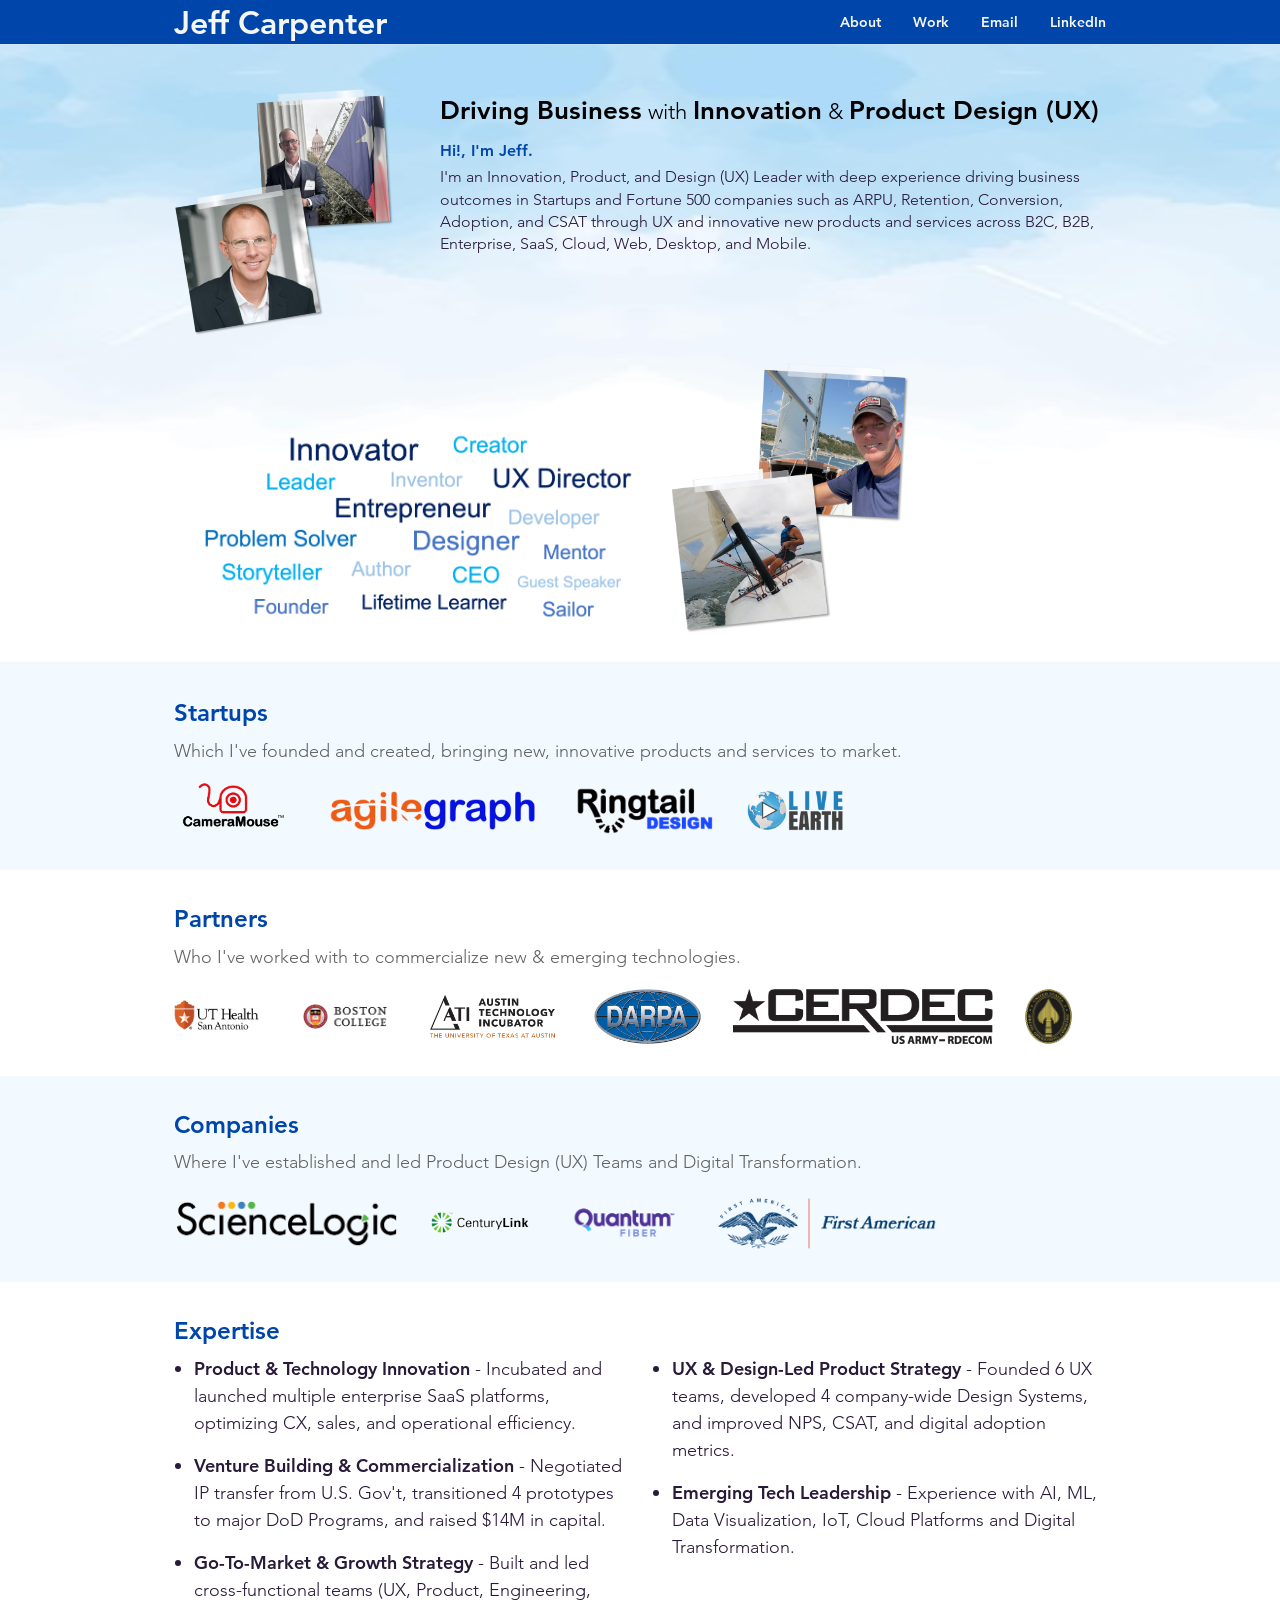
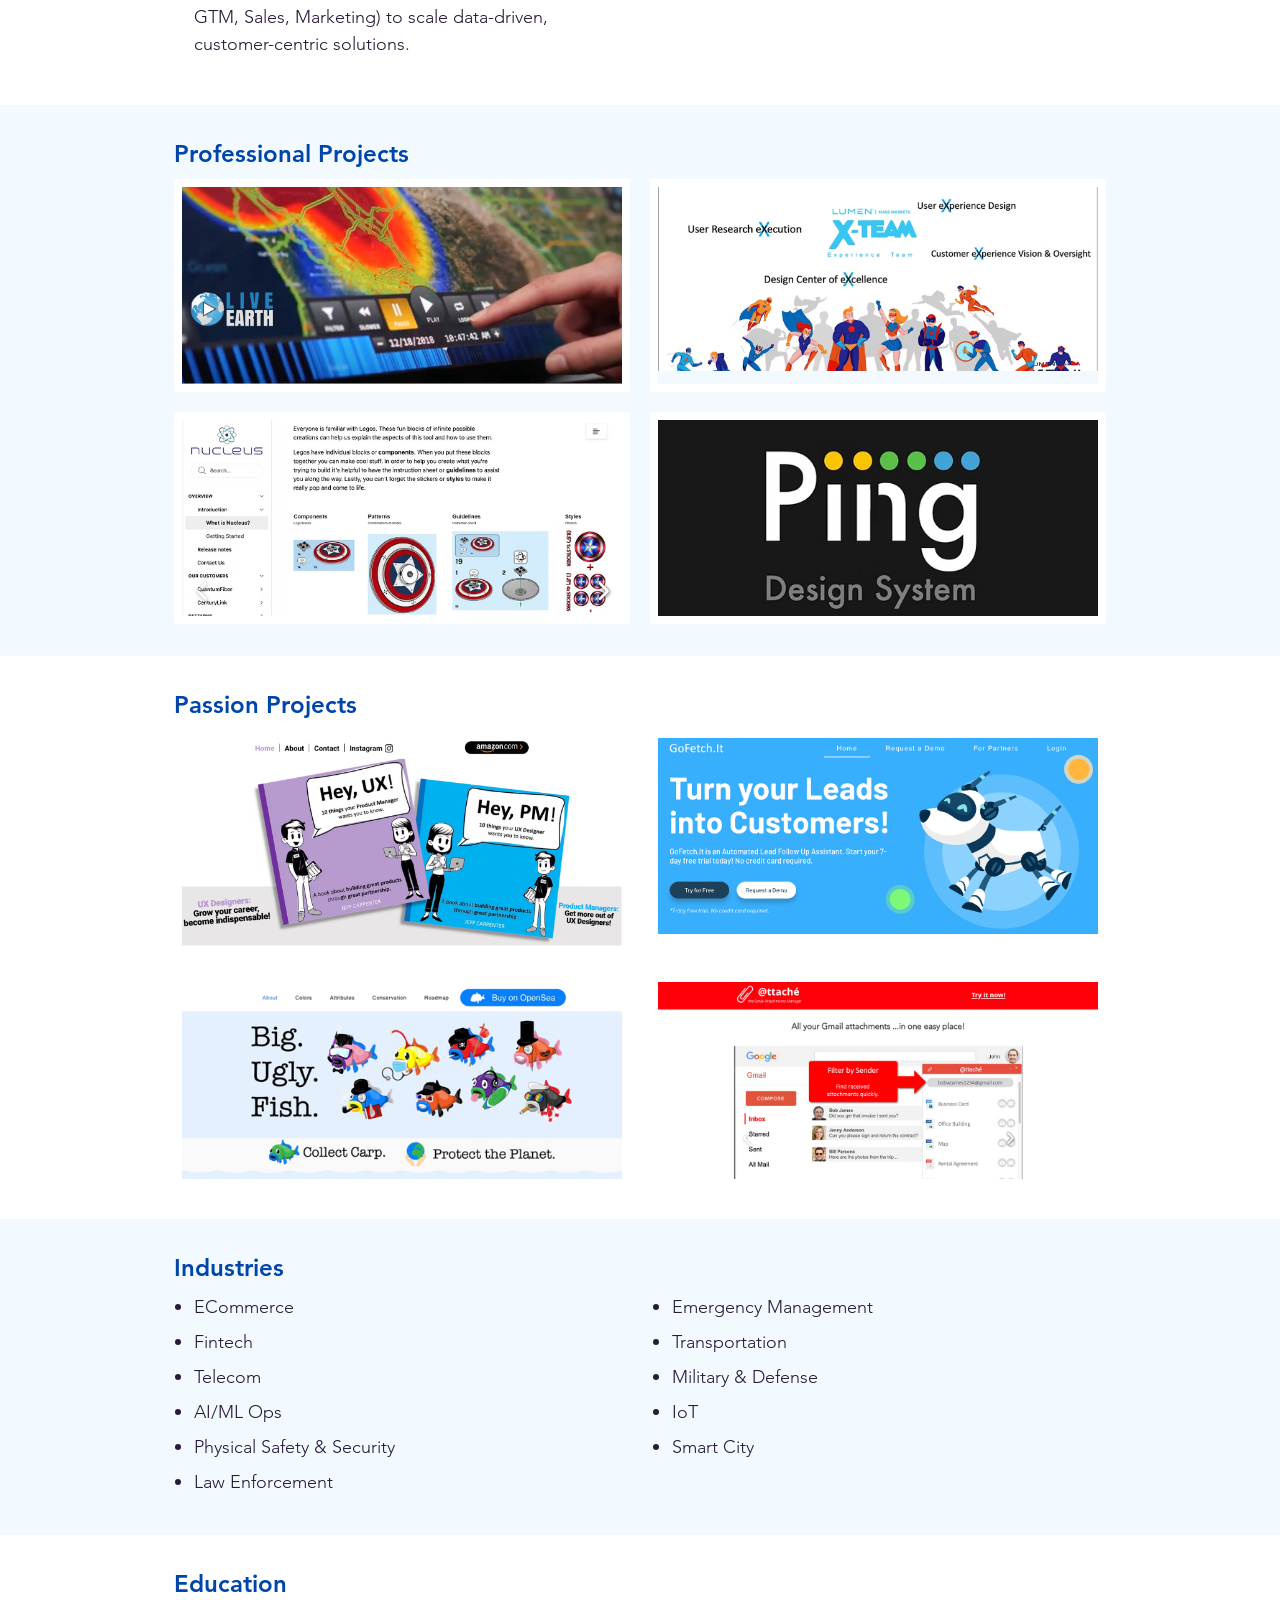
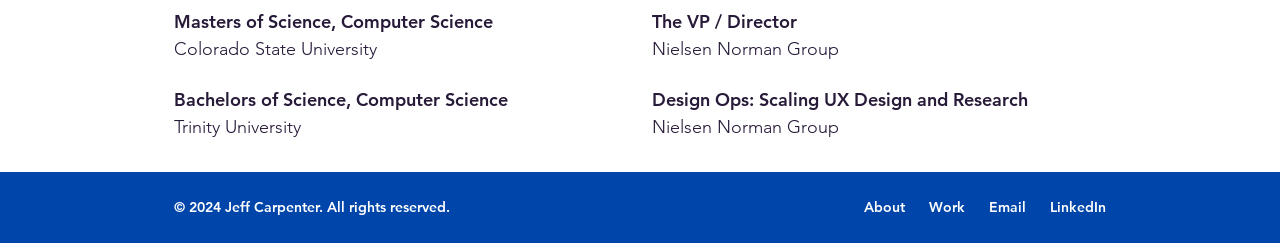
<file: index.html>
<!DOCTYPE html>
<html lang="en">
<head>
  <meta charset="UTF-8">
  <meta name="viewport" content="width=device-width, initial-scale=1.0">
  <title>Jeff S Carpenter</title>
  <meta name="description" content="Driving Business with Innovation & Product Design (UX). Innovation, Product, and Design (UX) Leader with deep experience driving business outcomes in Startups and Fortune 500 companies.">
  <link rel="icon" type="image/png" href="images/favicon.png">
  <link rel="stylesheet" href="css/style.css">
</head>
<body>

  <!-- Header -->
  <header class="site-header" id="header">
    <nav class="container nav">
      <a href="index.html" class="nav-logo">Jeff Carpenter</a>
      <ul class="nav-links" id="navLinks">
        <li><a href="index.html">About</a></li>
        <li><a href="experience.html">Work</a></li>
        <li><a href="mailto:jeff.s.carpenter13@gmail.com">Email</a></li>
        <li><a href="https://www.linkedin.com/in/jeffscarpenter" target="_blank" rel="noopener">LinkedIn</a></li>
      </ul>
      <button class="hamburger" id="hamburger" aria-label="Menu">
        <span></span><span></span><span></span>
      </button>
    </nav>
  </header>

  <!-- Hero -->
  <section class="hero" style="background-image: url('images/blue-banner.png'); background-size: cover; background-position: center;">
    <div class="container hero-layout">
      <div class="hero-photos">
        <img src="images/headshot.png" alt="Jeff Carpenter headshot" class="hero-headshot">
      </div>
      <div class="hero-text">
        <h1><strong>Driving Business</strong> with <strong>Innovation</strong> &amp; <strong>Product Design (UX)</strong></h1>
        <p class="hero-greeting"><strong>Hi!, I'm Jeff.</strong></p>
        <p>I'm an Innovation, Product, and Design (UX) Leader with deep experience driving business outcomes in Startups and Fortune 500 companies such as ARPU, Retention, Conversion, Adoption, and CSAT through UX and innovative new products and services across B2C, B2B, Enterprise, SaaS, Cloud, Web, Desktop, and Mobile.</p>
      </div>
      <div class="hero-extras">
        <img src="images/wordcloud.png" alt="Word cloud of skills" class="hero-wordcloud">
        <img src="images/sailing.png" alt="Sailing" class="hero-sailing">
      </div>
    </div>
  </section>

  <!-- Startups -->
  <section class="section section-alt">
    <div class="container">
      <h2 class="section-heading">Startups</h2>
      <p class="section-desc">Which I've founded and created, bringing new, innovative products and services to market.</p>
      <div class="logo-row">
        <img src="images/cameramouse.png" alt="CameraMouse" class="partner-logo">
        <img src="images/agilegraph.png" alt="AgileGraph" class="partner-logo">
        <img src="images/ringtail.png" alt="Ringtail Design" class="partner-logo">
        <img src="images/liveearth-logo.png" alt="Live Earth" class="partner-logo">
      </div>
    </div>
  </section>

  <!-- Partners -->
  <section class="section">
    <div class="container">
      <h2 class="section-heading">Partners</h2>
      <p class="section-desc">Who I've worked with to commercialize new &amp; emerging technologies.</p>
      <div class="logo-row">
        <img src="images/uthscsa.png" alt="UT Health San Antonio" class="partner-logo">
        <img src="images/bc.png" alt="Boston College" class="partner-logo">
        <img src="images/ati.png" alt="Austin Technology Incubator" class="partner-logo">
        <img src="images/darpa.png" alt="DARPA" class="partner-logo">
        <img src="images/cerdec.png" alt="CERDEC" class="partner-logo">
        <img src="images/socom.png" alt="SOCOM" class="partner-logo">
      </div>
    </div>
  </section>

  <!-- Companies -->
  <section class="section section-alt">
    <div class="container">
      <h2 class="section-heading">Companies</h2>
      <p class="section-desc">Where I've established and led Product Design (UX) Teams and Digital Transformation.</p>
      <div class="logo-row">
        <img src="images/scilo.png" alt="ScienceLogic" class="partner-logo">
        <img src="images/ctl.png" alt="CenturyLink" class="partner-logo">
        <img src="images/quantumfiber.png" alt="Quantum Fiber" class="partner-logo">
        <img src="images/fa.png" alt="First American" class="partner-logo">
      </div>
    </div>
  </section>

  <!-- Expertise -->
  <section class="section">
    <div class="container">
      <h2 class="section-heading">Expertise</h2>
      <div class="expertise-columns">
        <ul class="expertise-list">
          <li><strong>Product &amp; Technology Innovation</strong> - Incubated and launched multiple enterprise SaaS platforms, optimizing CX, sales, and operational efficiency.</li>
          <li><strong>Venture Building &amp; Commercialization</strong> - Negotiated IP transfer from U.S. Gov't, transitioned 4 prototypes to major DoD Programs, and raised $14M in capital.</li>
          <li><strong>Go-To-Market &amp; Growth Strategy</strong> - Built and led cross-functional teams (UX, Product, Engineering, GTM, Sales, Marketing) to scale data-driven, customer-centric solutions.</li>
        </ul>
        <ul class="expertise-list">
          <li><strong>UX &amp; Design-Led Product Strategy</strong> - Founded 6 UX teams, developed 4 company-wide Design Systems, and improved NPS, CSAT, and digital adoption metrics.</li>
          <li><strong>Emerging Tech Leadership</strong> - Experience with AI, ML, Data Visualization, IoT, Cloud Platforms and Digital Transformation.</li>
        </ul>
      </div>
    </div>
  </section>

  <!-- Professional Projects -->
  <section class="section section-alt">
    <div class="container">
      <h2 class="section-heading">Professional Projects</h2>
      <div class="project-grid">
        <a href="https://www.youtube.com/watch?v=jxvt6-M459I" target="_blank" rel="noopener" class="project-thumb"><img src="images/le-vid.png" alt="Live Earth" loading="lazy"></a>
        <a href="xteam.html" class="project-thumb"><img src="images/x.png" alt="X-Team" loading="lazy"></a>
        <a href="nucleus.html" class="project-thumb"><img src="images/nucleus.png" alt="Nucleus Design System" loading="lazy"></a>
        <a href="ping.html" class="project-thumb"><img src="images/ping.png" alt="Ping Design System" loading="lazy"></a>
      </div>
    </div>
  </section>

  <!-- Passion Projects -->
  <section class="section">
    <div class="container">
      <h2 class="section-heading">Passion Projects</h2>
      <div class="project-grid">
        <a href="http://heyuxheypm.com/" target="_blank" rel="noopener" class="project-thumb"><img src="images/heyuxheypm.png" alt="Hey, UX! Hey, PM!" loading="lazy"></a>
        <a href="https://www.gofetch.it/" target="_blank" rel="noopener" class="project-thumb"><img src="images/gfi.png" alt="GoFetch.It" loading="lazy"></a>
        <a href="https://jeffscarpenter13.wixsite.com/biguglyfish" target="_blank" rel="noopener" class="project-thumb"><img src="images/biguglyfish.png" alt="Big Ugly Fish" loading="lazy"></a>
        <div class="project-thumb"><img src="images/attache.png" alt="Attache" loading="lazy"></div>
      </div>
    </div>
  </section>

  <!-- Industries -->
  <section class="section section-alt">
    <div class="container">
      <h2 class="section-heading">Industries</h2>
      <div class="industries-columns">
        <ul>
          <li>ECommerce</li>
          <li>Fintech</li>
          <li>Telecom</li>
          <li>AI/ML Ops</li>
          <li>Physical Safety &amp; Security</li>
          <li>Law Enforcement</li>
        </ul>
        <ul>
          <li>Emergency Management</li>
          <li>Transportation</li>
          <li>Military &amp; Defense</li>
          <li>IoT</li>
          <li>Smart City</li>
        </ul>
      </div>
    </div>
  </section>

  <!-- Education -->
  <section class="section">
    <div class="container">
      <h2 class="section-heading">Education</h2>
      <div class="education-grid">
        <div class="edu-item">
          <p><strong>Masters of Science, Computer Science</strong></p>
          <p>Colorado State University</p>
        </div>
        <div class="edu-item">
          <p><strong>The VP / Director</strong></p>
          <p>Nielsen Norman Group</p>
        </div>
        <div class="edu-item">
          <p><strong>Bachelors of Science, Computer Science</strong></p>
          <p>Trinity University</p>
        </div>
        <div class="edu-item">
          <p><strong>Design Ops: Scaling UX Design and Research</strong></p>
          <p>Nielsen Norman Group</p>
        </div>
      </div>
    </div>
  </section>

  <!-- Footer -->
  <footer class="site-footer">
    <div class="container footer-inner">
      <p>&copy; 2024 Jeff Carpenter. All rights reserved.</p>
      <ul class="footer-nav">
        <li><a href="index.html">About</a></li>
        <li><a href="experience.html">Work</a></li>
        <li><a href="mailto:jeff.s.carpenter13@gmail.com">Email</a></li>
        <li><a href="https://www.linkedin.com/in/jeffscarpenter" target="_blank" rel="noopener">LinkedIn</a></li>
      </ul>
    </div>
  </footer>

  <script>
    const hamburger = document.getElementById('hamburger');
    const navLinks = document.getElementById('navLinks');
    hamburger.addEventListener('click', () => {
      hamburger.classList.toggle('active');
      navLinks.classList.toggle('open');
    });
    navLinks.querySelectorAll('a').forEach(link => {
      link.addEventListener('click', () => {
        hamburger.classList.remove('active');
        navLinks.classList.remove('open');
      });
    });
    window.addEventListener('scroll', () => {
      document.getElementById('header').classList.toggle('scrolled', window.scrollY > 10);
    });
  </script>
</body>
</html>
</file>
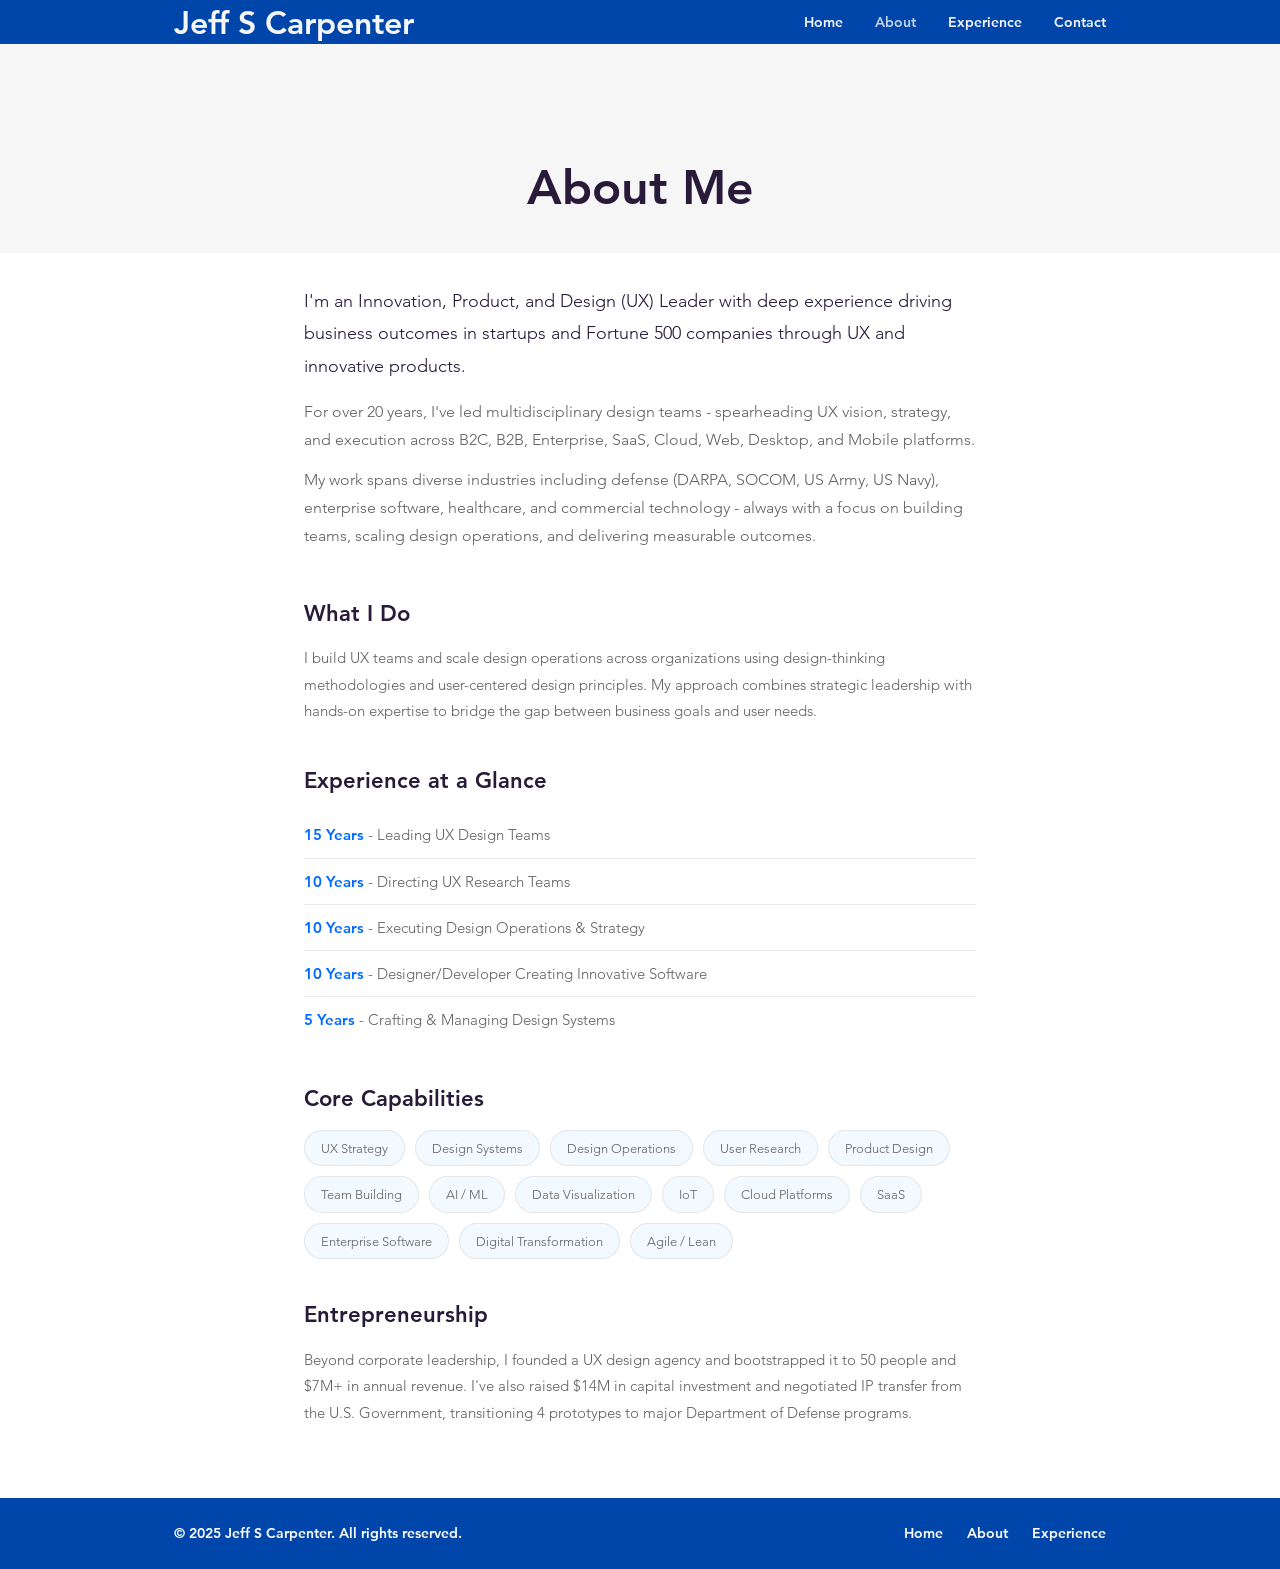
<file: about.html>
<!DOCTYPE html>
<html lang="en">
<head>
  <meta charset="UTF-8">
  <meta name="viewport" content="width=device-width, initial-scale=1.0">
  <title>About Me - Jeff S Carpenter</title>
  <meta name="description" content="Learn about Jeff S Carpenter's background as an Innovation, Product, and Design (UX) Leader with 20+ years of experience.">
  <link rel="icon" type="image/png" href="images/favicon.png">
  <link rel="stylesheet" href="css/style.css">
</head>
<body>

  <!-- Header -->
  <header class="site-header" id="header">
    <nav class="container nav">
      <a href="index.html" class="nav-logo">Jeff S Carpenter</a>
      <ul class="nav-links" id="navLinks">
        <li><a href="index.html">Home</a></li>
        <li><a href="about.html" class="active">About</a></li>
        <li><a href="experience.html">Experience</a></li>
        <li><a href="index.html#contact">Contact</a></li>
      </ul>
      <button class="hamburger" id="hamburger" aria-label="Menu">
        <span></span><span></span><span></span>
      </button>
    </nav>
  </header>

  <!-- About Content -->
  <section class="page-hero">
    <div class="container">
      <h1>About Me</h1>
    </div>
  </section>

  <section class="section">
    <div class="container about-content">
      <div class="about-intro">
        <p class="lead">I'm an Innovation, Product, and Design (UX) Leader with deep experience driving business outcomes in startups and Fortune 500 companies through UX and innovative products.</p>
        <p>For over 20 years, I've led multidisciplinary design teams - spearheading UX vision, strategy, and execution across B2C, B2B, Enterprise, SaaS, Cloud, Web, Desktop, and Mobile platforms.</p>
        <p>My work spans diverse industries including defense (DARPA, SOCOM, US Army, US Navy), enterprise software, healthcare, and commercial technology - always with a focus on building teams, scaling design operations, and delivering measurable outcomes.</p>
      </div>

      <div class="about-details">
        <div class="about-block">
          <h2>What I Do</h2>
          <p>I build UX teams and scale design operations across organizations using design-thinking methodologies and user-centered design principles. My approach combines strategic leadership with hands-on expertise to bridge the gap between business goals and user needs.</p>
        </div>

        <div class="about-block">
          <h2>Experience at a Glance</h2>
          <ul class="experience-list">
            <li><strong>15 Years</strong> - Leading UX Design Teams</li>
            <li><strong>10 Years</strong> - Directing UX Research Teams</li>
            <li><strong>10 Years</strong> - Executing Design Operations &amp; Strategy</li>
            <li><strong>10 Years</strong> - Designer/Developer Creating Innovative Software</li>
            <li><strong>5 Years</strong> - Crafting &amp; Managing Design Systems</li>
          </ul>
        </div>

        <div class="about-block">
          <h2>Core Capabilities</h2>
          <div class="tags">
            <span class="tag">UX Strategy</span>
            <span class="tag">Design Systems</span>
            <span class="tag">Design Operations</span>
            <span class="tag">User Research</span>
            <span class="tag">Product Design</span>
            <span class="tag">Team Building</span>
            <span class="tag">AI / ML</span>
            <span class="tag">Data Visualization</span>
            <span class="tag">IoT</span>
            <span class="tag">Cloud Platforms</span>
            <span class="tag">SaaS</span>
            <span class="tag">Enterprise Software</span>
            <span class="tag">Digital Transformation</span>
            <span class="tag">Agile / Lean</span>
          </div>
        </div>

        <div class="about-block">
          <h2>Entrepreneurship</h2>
          <p>Beyond corporate leadership, I founded a UX design agency and bootstrapped it to 50 people and $7M+ in annual revenue. I've also raised $14M in capital investment and negotiated IP transfer from the U.S. Government, transitioning 4 prototypes to major Department of Defense programs.</p>
        </div>
      </div>
    </div>
  </section>

  <!-- Footer -->
  <footer class="site-footer">
    <div class="container footer-inner">
      <p>&copy; 2025 Jeff S Carpenter. All rights reserved.</p>
      <ul class="footer-nav">
        <li><a href="index.html">Home</a></li>
        <li><a href="about.html">About</a></li>
        <li><a href="experience.html">Experience</a></li>
      </ul>
    </div>
  </footer>

  <script>
    const hamburger = document.getElementById('hamburger');
    const navLinks = document.getElementById('navLinks');
    hamburger.addEventListener('click', () => {
      hamburger.classList.toggle('active');
      navLinks.classList.toggle('open');
    });
    navLinks.querySelectorAll('a').forEach(link => {
      link.addEventListener('click', () => {
        hamburger.classList.remove('active');
        navLinks.classList.remove('open');
      });
    });
    window.addEventListener('scroll', () => {
      document.getElementById('header').classList.toggle('scrolled', window.scrollY > 10);
    });
  </script>
</body>
</html>
</file>
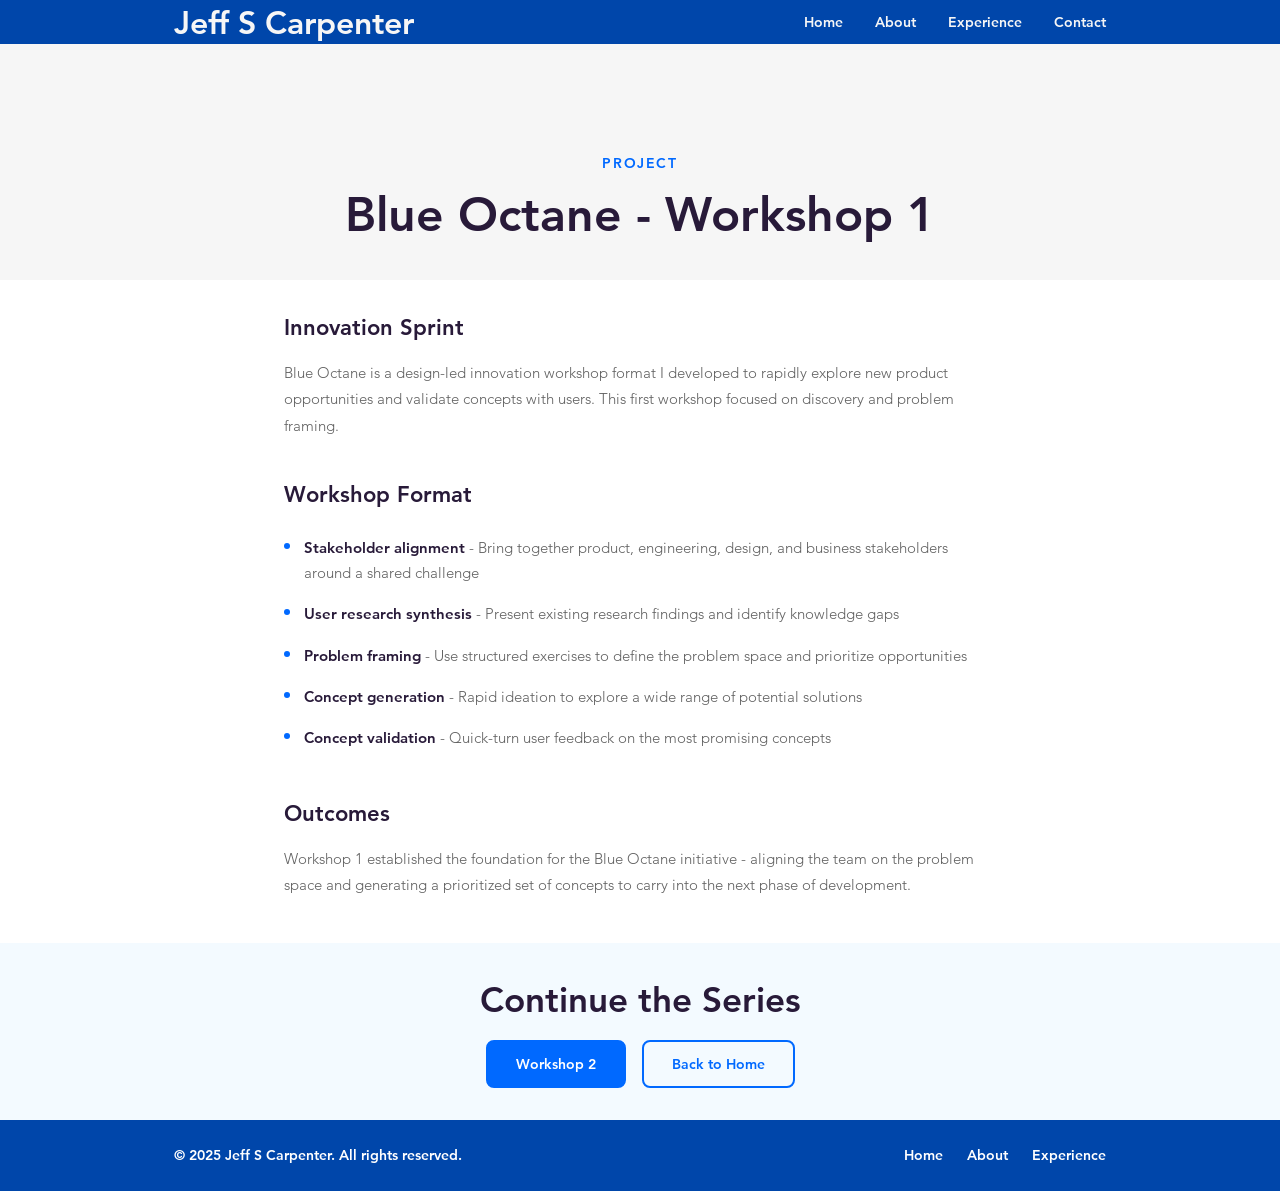
<file: blueoctane2023w1.html>
<!DOCTYPE html>
<html lang="en">
<head>
  <meta charset="UTF-8">
  <meta name="viewport" content="width=device-width, initial-scale=1.0">
  <title>Blue Octane 2023 W1 - Jeff S Carpenter</title>
  <meta name="description" content="Blue Octane project - design workshop and innovation sprint by Jeff S Carpenter.">
  <link rel="icon" type="image/png" href="images/favicon.png">
  <link rel="stylesheet" href="css/style.css">
</head>
<body>

  <header class="site-header" id="header">
    <nav class="container nav">
      <a href="index.html" class="nav-logo">Jeff S Carpenter</a>
      <ul class="nav-links" id="navLinks">
        <li><a href="index.html">Home</a></li>
        <li><a href="about.html">About</a></li>
        <li><a href="experience.html">Experience</a></li>
        <li><a href="index.html#contact">Contact</a></li>
      </ul>
      <button class="hamburger" id="hamburger" aria-label="Menu">
        <span></span><span></span><span></span>
      </button>
    </nav>
  </header>

  <section class="page-hero">
    <div class="container">
      <p class="hero-label">Project</p>
      <h1>Blue Octane - Workshop 1</h1>
    </div>
  </section>

  <section class="section">
    <div class="container case-study">
      <div class="case-body">
        <h2>Innovation Sprint</h2>
        <p>Blue Octane is a design-led innovation workshop format I developed to rapidly explore new product opportunities and validate concepts with users. This first workshop focused on discovery and problem framing.</p>

        <h2>Workshop Format</h2>
        <ul>
          <li><strong>Stakeholder alignment</strong> - Bring together product, engineering, design, and business stakeholders around a shared challenge</li>
          <li><strong>User research synthesis</strong> - Present existing research findings and identify knowledge gaps</li>
          <li><strong>Problem framing</strong> - Use structured exercises to define the problem space and prioritize opportunities</li>
          <li><strong>Concept generation</strong> - Rapid ideation to explore a wide range of potential solutions</li>
          <li><strong>Concept validation</strong> - Quick-turn user feedback on the most promising concepts</li>
        </ul>

        <h2>Outcomes</h2>
        <p>Workshop 1 established the foundation for the Blue Octane initiative - aligning the team on the problem space and generating a prioritized set of concepts to carry into the next phase of development.</p>
      </div>
    </div>
  </section>

  <section class="section section-alt">
    <div class="container contact-section">
      <h2 class="section-title">Continue the Series</h2>
      <div class="contact-links">
        <a href="blueoctane2023w2.html" class="btn">Workshop 2</a>
        <a href="index.html" class="btn btn-outline">Back to Home</a>
      </div>
    </div>
  </section>

  <footer class="site-footer">
    <div class="container footer-inner">
      <p>&copy; 2025 Jeff S Carpenter. All rights reserved.</p>
      <ul class="footer-nav">
        <li><a href="index.html">Home</a></li>
        <li><a href="about.html">About</a></li>
        <li><a href="experience.html">Experience</a></li>
      </ul>
    </div>
  </footer>

  <script>
    const hamburger = document.getElementById('hamburger');
    const navLinks = document.getElementById('navLinks');
    hamburger.addEventListener('click', () => {
      hamburger.classList.toggle('active');
      navLinks.classList.toggle('open');
    });
    navLinks.querySelectorAll('a').forEach(link => {
      link.addEventListener('click', () => {
        hamburger.classList.remove('active');
        navLinks.classList.remove('open');
      });
    });
    window.addEventListener('scroll', () => {
      document.getElementById('header').classList.toggle('scrolled', window.scrollY > 10);
    });
  </script>
</body>
</html>
</file>
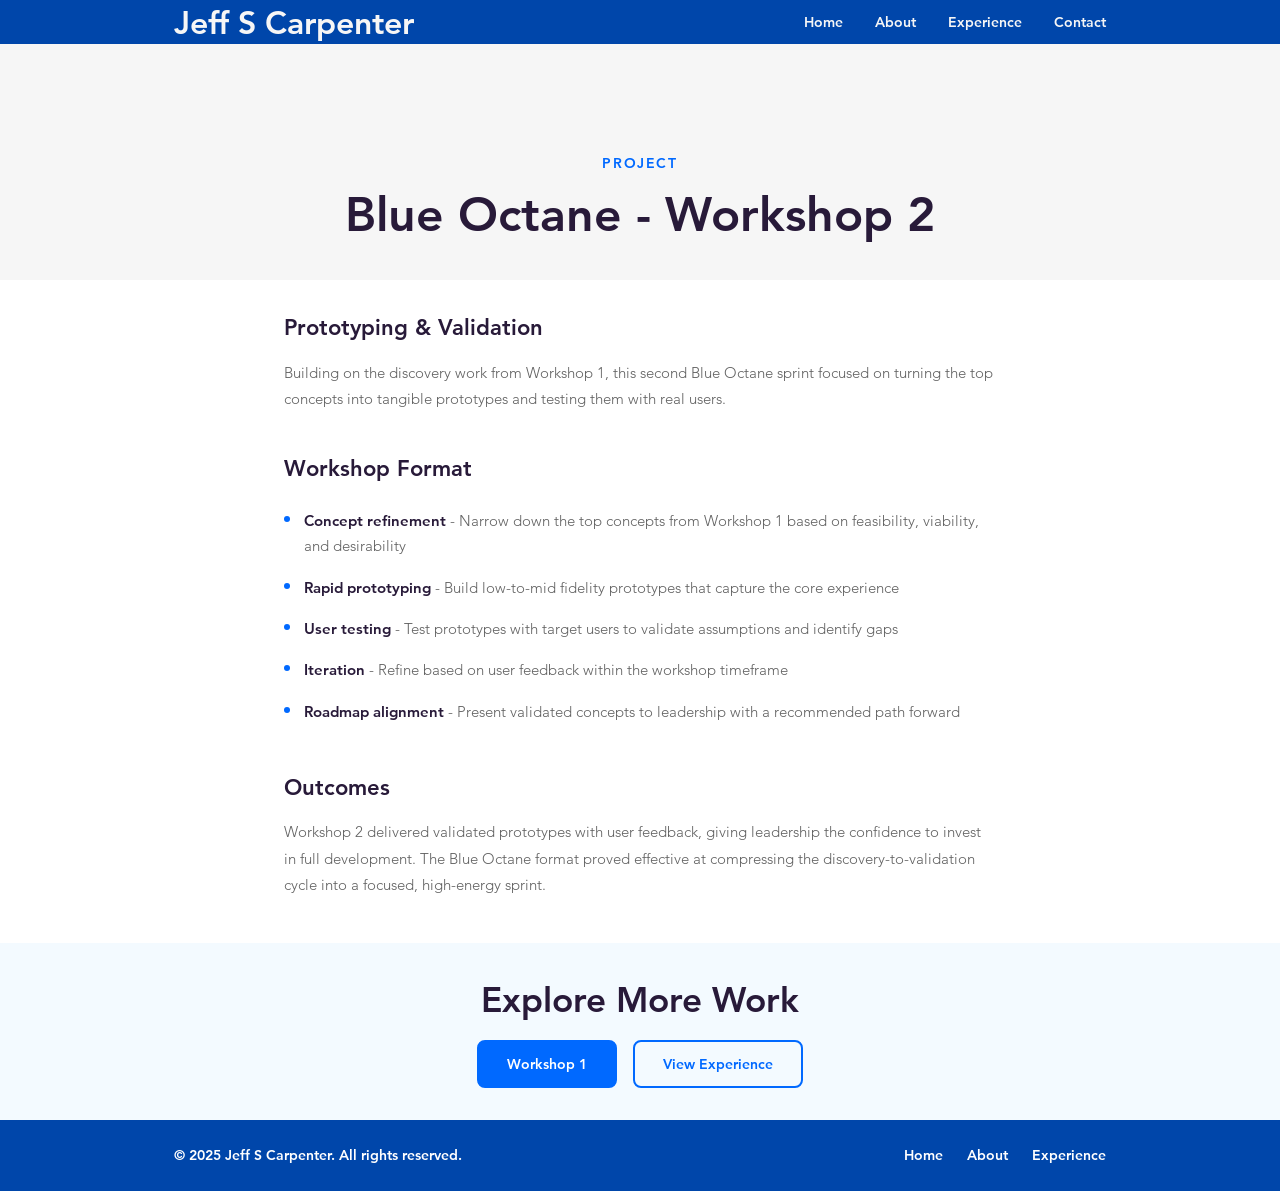
<file: blueoctane2023w2.html>
<!DOCTYPE html>
<html lang="en">
<head>
  <meta charset="UTF-8">
  <meta name="viewport" content="width=device-width, initial-scale=1.0">
  <title>Blue Octane 2023 W2 - Jeff S Carpenter</title>
  <meta name="description" content="Blue Octane Workshop 2 - prototyping and validation sprint by Jeff S Carpenter.">
  <link rel="icon" type="image/png" href="images/favicon.png">
  <link rel="stylesheet" href="css/style.css">
</head>
<body>

  <header class="site-header" id="header">
    <nav class="container nav">
      <a href="index.html" class="nav-logo">Jeff S Carpenter</a>
      <ul class="nav-links" id="navLinks">
        <li><a href="index.html">Home</a></li>
        <li><a href="about.html">About</a></li>
        <li><a href="experience.html">Experience</a></li>
        <li><a href="index.html#contact">Contact</a></li>
      </ul>
      <button class="hamburger" id="hamburger" aria-label="Menu">
        <span></span><span></span><span></span>
      </button>
    </nav>
  </header>

  <section class="page-hero">
    <div class="container">
      <p class="hero-label">Project</p>
      <h1>Blue Octane - Workshop 2</h1>
    </div>
  </section>

  <section class="section">
    <div class="container case-study">
      <div class="case-body">
        <h2>Prototyping &amp; Validation</h2>
        <p>Building on the discovery work from Workshop 1, this second Blue Octane sprint focused on turning the top concepts into tangible prototypes and testing them with real users.</p>

        <h2>Workshop Format</h2>
        <ul>
          <li><strong>Concept refinement</strong> - Narrow down the top concepts from Workshop 1 based on feasibility, viability, and desirability</li>
          <li><strong>Rapid prototyping</strong> - Build low-to-mid fidelity prototypes that capture the core experience</li>
          <li><strong>User testing</strong> - Test prototypes with target users to validate assumptions and identify gaps</li>
          <li><strong>Iteration</strong> - Refine based on user feedback within the workshop timeframe</li>
          <li><strong>Roadmap alignment</strong> - Present validated concepts to leadership with a recommended path forward</li>
        </ul>

        <h2>Outcomes</h2>
        <p>Workshop 2 delivered validated prototypes with user feedback, giving leadership the confidence to invest in full development. The Blue Octane format proved effective at compressing the discovery-to-validation cycle into a focused, high-energy sprint.</p>
      </div>
    </div>
  </section>

  <section class="section section-alt">
    <div class="container contact-section">
      <h2 class="section-title">Explore More Work</h2>
      <div class="contact-links">
        <a href="blueoctane2023w1.html" class="btn">Workshop 1</a>
        <a href="experience.html" class="btn btn-outline">View Experience</a>
      </div>
    </div>
  </section>

  <footer class="site-footer">
    <div class="container footer-inner">
      <p>&copy; 2025 Jeff S Carpenter. All rights reserved.</p>
      <ul class="footer-nav">
        <li><a href="index.html">Home</a></li>
        <li><a href="about.html">About</a></li>
        <li><a href="experience.html">Experience</a></li>
      </ul>
    </div>
  </footer>

  <script>
    const hamburger = document.getElementById('hamburger');
    const navLinks = document.getElementById('navLinks');
    hamburger.addEventListener('click', () => {
      hamburger.classList.toggle('active');
      navLinks.classList.toggle('open');
    });
    navLinks.querySelectorAll('a').forEach(link => {
      link.addEventListener('click', () => {
        hamburger.classList.remove('active');
        navLinks.classList.remove('open');
      });
    });
    window.addEventListener('scroll', () => {
      document.getElementById('header').classList.toggle('scrolled', window.scrollY > 10);
    });
  </script>
</body>
</html>
</file>
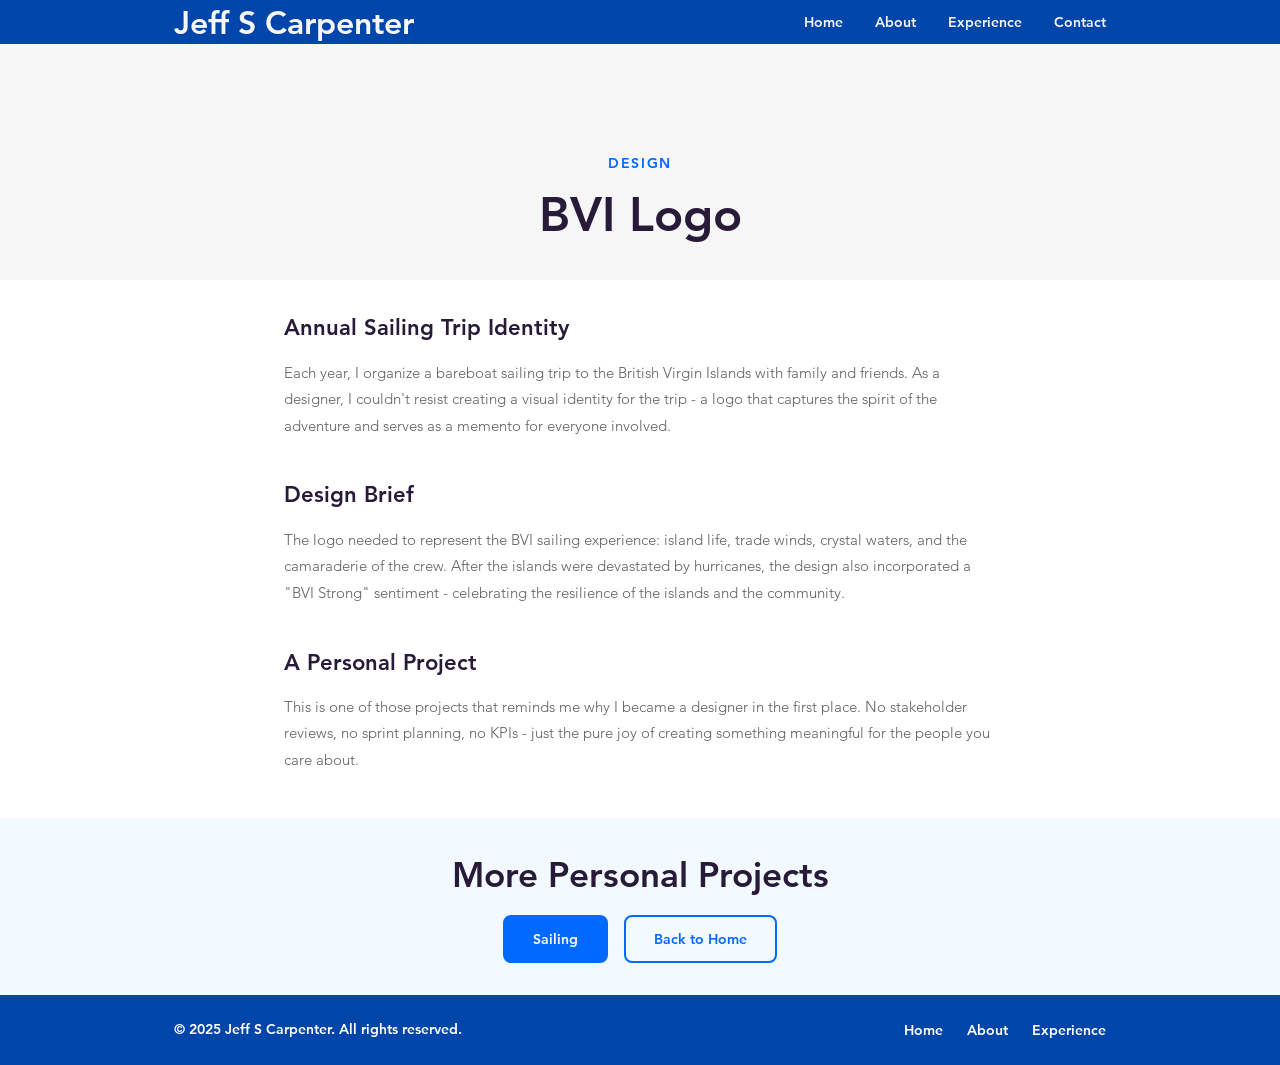
<file: bvi-logo.html>
<!DOCTYPE html>
<html lang="en">
<head>
  <meta charset="UTF-8">
  <meta name="viewport" content="width=device-width, initial-scale=1.0">
  <title>BVI Logo - Jeff S Carpenter</title>
  <meta name="description" content="BVI sailing trip logo design by Jeff S Carpenter.">
  <link rel="icon" type="image/png" href="images/favicon.png">
  <link rel="stylesheet" href="css/style.css">
</head>
<body>

  <header class="site-header" id="header">
    <nav class="container nav">
      <a href="index.html" class="nav-logo">Jeff S Carpenter</a>
      <ul class="nav-links" id="navLinks">
        <li><a href="index.html">Home</a></li>
        <li><a href="about.html">About</a></li>
        <li><a href="experience.html">Experience</a></li>
        <li><a href="index.html#contact">Contact</a></li>
      </ul>
      <button class="hamburger" id="hamburger" aria-label="Menu">
        <span></span><span></span><span></span>
      </button>
    </nav>
  </header>

  <section class="page-hero">
    <div class="container">
      <p class="hero-label">Design</p>
      <h1>BVI Logo</h1>
    </div>
  </section>

  <section class="section">
    <div class="container case-study">
      <div class="case-body">
        <h2>Annual Sailing Trip Identity</h2>
        <p>Each year, I organize a bareboat sailing trip to the British Virgin Islands with family and friends. As a designer, I couldn't resist creating a visual identity for the trip - a logo that captures the spirit of the adventure and serves as a memento for everyone involved.</p>

        <h2>Design Brief</h2>
        <p>The logo needed to represent the BVI sailing experience: island life, trade winds, crystal waters, and the camaraderie of the crew. After the islands were devastated by hurricanes, the design also incorporated a "BVI Strong" sentiment - celebrating the resilience of the islands and the community.</p>

        <h2>A Personal Project</h2>
        <p>This is one of those projects that reminds me why I became a designer in the first place. No stakeholder reviews, no sprint planning, no KPIs - just the pure joy of creating something meaningful for the people you care about.</p>
      </div>
    </div>
  </section>

  <section class="section section-alt">
    <div class="container contact-section">
      <h2 class="section-title">More Personal Projects</h2>
      <div class="contact-links">
        <a href="sailing.html" class="btn">Sailing</a>
        <a href="index.html" class="btn btn-outline">Back to Home</a>
      </div>
    </div>
  </section>

  <footer class="site-footer">
    <div class="container footer-inner">
      <p>&copy; 2025 Jeff S Carpenter. All rights reserved.</p>
      <ul class="footer-nav">
        <li><a href="index.html">Home</a></li>
        <li><a href="about.html">About</a></li>
        <li><a href="experience.html">Experience</a></li>
      </ul>
    </div>
  </footer>

  <script>
    const hamburger = document.getElementById('hamburger');
    const navLinks = document.getElementById('navLinks');
    hamburger.addEventListener('click', () => {
      hamburger.classList.toggle('active');
      navLinks.classList.toggle('open');
    });
    navLinks.querySelectorAll('a').forEach(link => {
      link.addEventListener('click', () => {
        hamburger.classList.remove('active');
        navLinks.classList.remove('open');
      });
    });
    window.addEventListener('scroll', () => {
      document.getElementById('header').classList.toggle('scrolled', window.scrollY > 10);
    });
  </script>
</body>
</html>
</file>
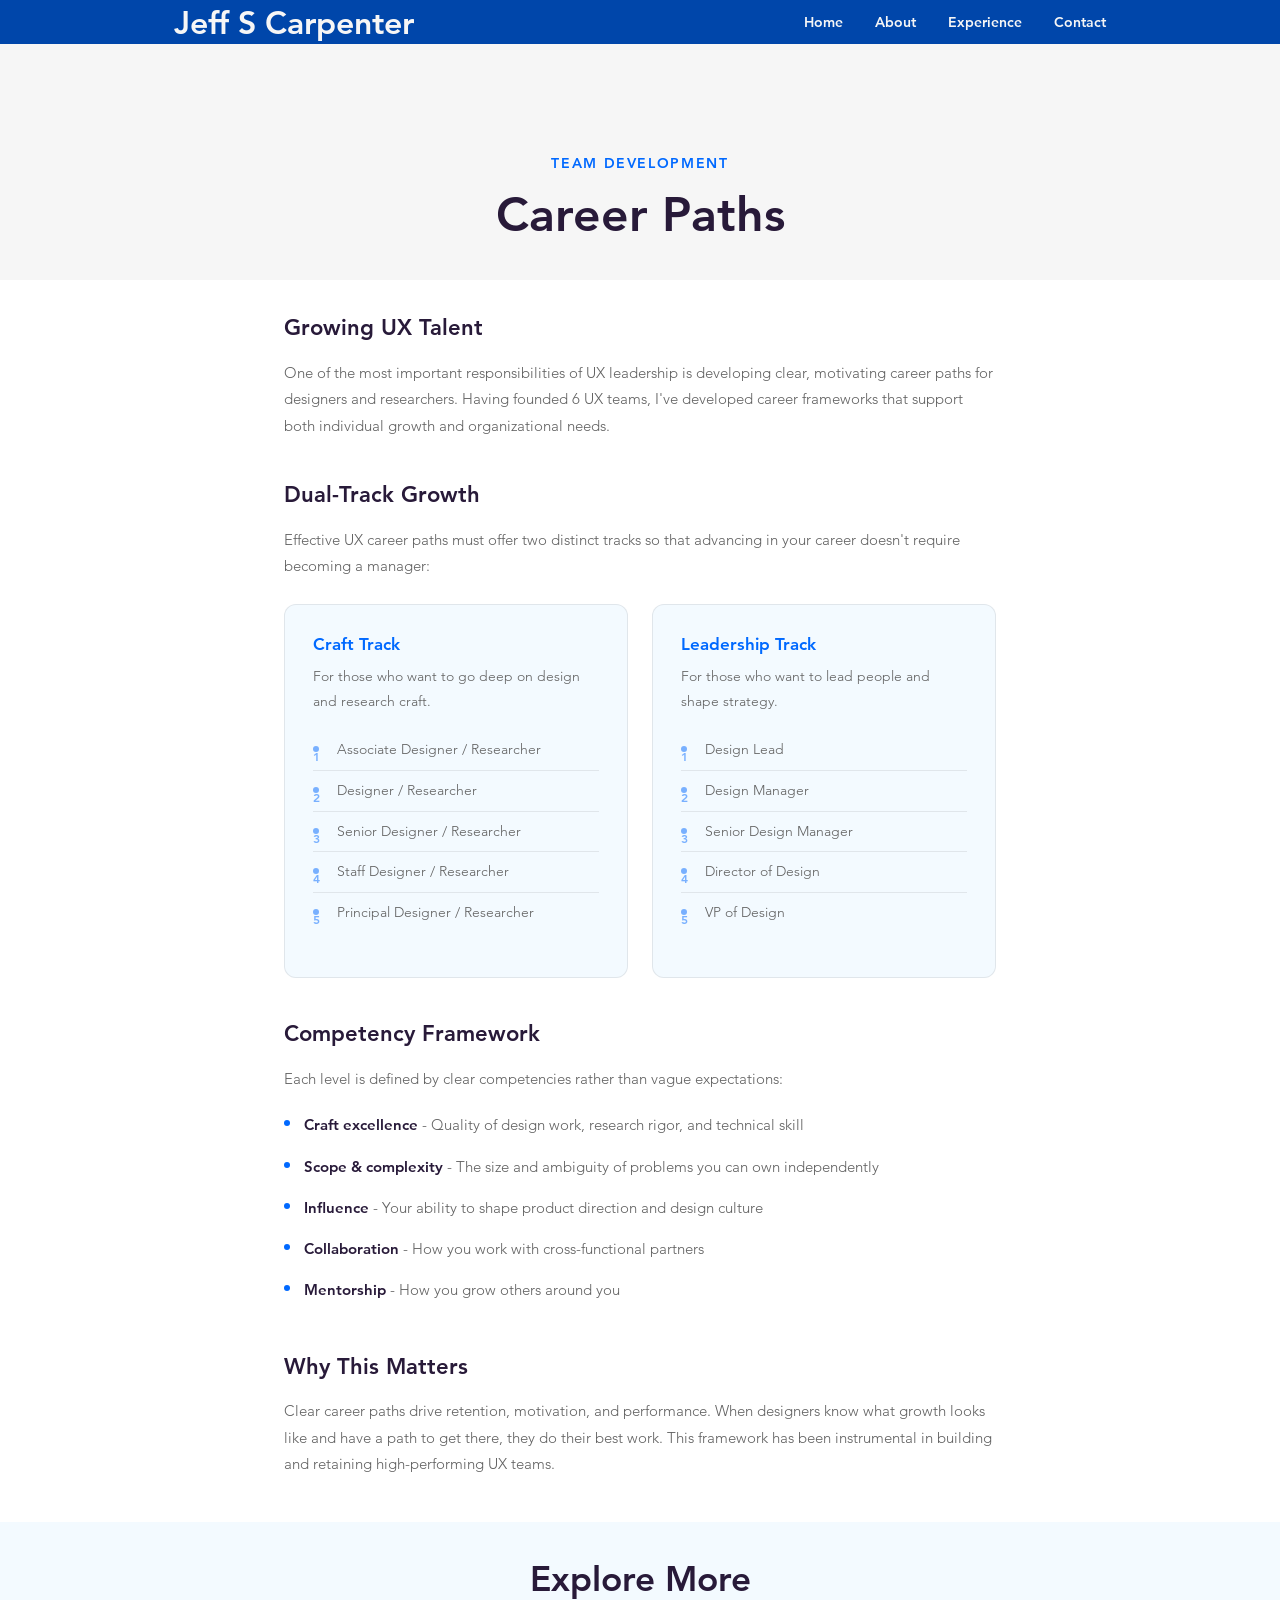
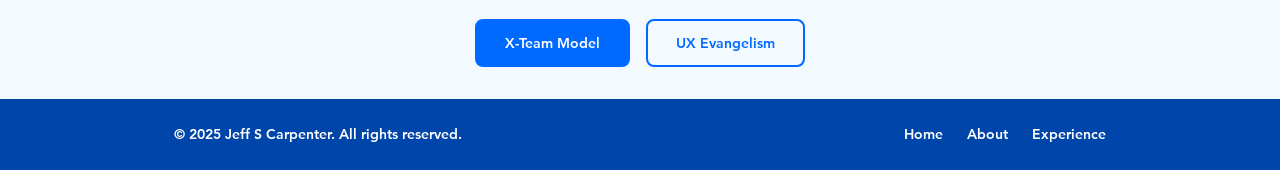
<file: careerpaths.html>
<!DOCTYPE html>
<html lang="en">
<head>
  <meta charset="UTF-8">
  <meta name="viewport" content="width=device-width, initial-scale=1.0">
  <title>Career Paths - Jeff S Carpenter</title>
  <meta name="description" content="UX career paths and growth frameworks developed by Jeff S Carpenter.">
  <link rel="icon" type="image/png" href="images/favicon.png">
  <link rel="stylesheet" href="css/style.css">
</head>
<body>

  <header class="site-header" id="header">
    <nav class="container nav">
      <a href="index.html" class="nav-logo">Jeff S Carpenter</a>
      <ul class="nav-links" id="navLinks">
        <li><a href="index.html">Home</a></li>
        <li><a href="about.html">About</a></li>
        <li><a href="experience.html">Experience</a></li>
        <li><a href="index.html#contact">Contact</a></li>
      </ul>
      <button class="hamburger" id="hamburger" aria-label="Menu">
        <span></span><span></span><span></span>
      </button>
    </nav>
  </header>

  <section class="page-hero">
    <div class="container">
      <p class="hero-label">Team Development</p>
      <h1>Career Paths</h1>
    </div>
  </section>

  <section class="section">
    <div class="container case-study">
      <div class="case-body">
        <h2>Growing UX Talent</h2>
        <p>One of the most important responsibilities of UX leadership is developing clear, motivating career paths for designers and researchers. Having founded 6 UX teams, I've developed career frameworks that support both individual growth and organizational needs.</p>

        <h2>Dual-Track Growth</h2>
        <p>Effective UX career paths must offer two distinct tracks so that advancing in your career doesn't require becoming a manager:</p>

        <div class="career-tracks">
          <div class="career-track">
            <h3>Craft Track</h3>
            <p>For those who want to go deep on design and research craft.</p>
            <ul>
              <li>Associate Designer / Researcher</li>
              <li>Designer / Researcher</li>
              <li>Senior Designer / Researcher</li>
              <li>Staff Designer / Researcher</li>
              <li>Principal Designer / Researcher</li>
            </ul>
          </div>
          <div class="career-track">
            <h3>Leadership Track</h3>
            <p>For those who want to lead people and shape strategy.</p>
            <ul>
              <li>Design Lead</li>
              <li>Design Manager</li>
              <li>Senior Design Manager</li>
              <li>Director of Design</li>
              <li>VP of Design</li>
            </ul>
          </div>
        </div>

        <h2>Competency Framework</h2>
        <p>Each level is defined by clear competencies rather than vague expectations:</p>
        <ul>
          <li><strong>Craft excellence</strong> - Quality of design work, research rigor, and technical skill</li>
          <li><strong>Scope &amp; complexity</strong> - The size and ambiguity of problems you can own independently</li>
          <li><strong>Influence</strong> - Your ability to shape product direction and design culture</li>
          <li><strong>Collaboration</strong> - How you work with cross-functional partners</li>
          <li><strong>Mentorship</strong> - How you grow others around you</li>
        </ul>

        <h2>Why This Matters</h2>
        <p>Clear career paths drive retention, motivation, and performance. When designers know what growth looks like and have a path to get there, they do their best work. This framework has been instrumental in building and retaining high-performing UX teams.</p>
      </div>
    </div>
  </section>

  <section class="section section-alt">
    <div class="container contact-section">
      <h2 class="section-title">Explore More</h2>
      <div class="contact-links">
        <a href="xteam.html" class="btn">X-Team Model</a>
        <a href="evangalism.html" class="btn btn-outline">UX Evangelism</a>
      </div>
    </div>
  </section>

  <footer class="site-footer">
    <div class="container footer-inner">
      <p>&copy; 2025 Jeff S Carpenter. All rights reserved.</p>
      <ul class="footer-nav">
        <li><a href="index.html">Home</a></li>
        <li><a href="about.html">About</a></li>
        <li><a href="experience.html">Experience</a></li>
      </ul>
    </div>
  </footer>

  <script>
    const hamburger = document.getElementById('hamburger');
    const navLinks = document.getElementById('navLinks');
    hamburger.addEventListener('click', () => {
      hamburger.classList.toggle('active');
      navLinks.classList.toggle('open');
    });
    navLinks.querySelectorAll('a').forEach(link => {
      link.addEventListener('click', () => {
        hamburger.classList.remove('active');
        navLinks.classList.remove('open');
      });
    });
    window.addEventListener('scroll', () => {
      document.getElementById('header').classList.toggle('scrolled', window.scrollY > 10);
    });
  </script>
</body>
</html>
</file>
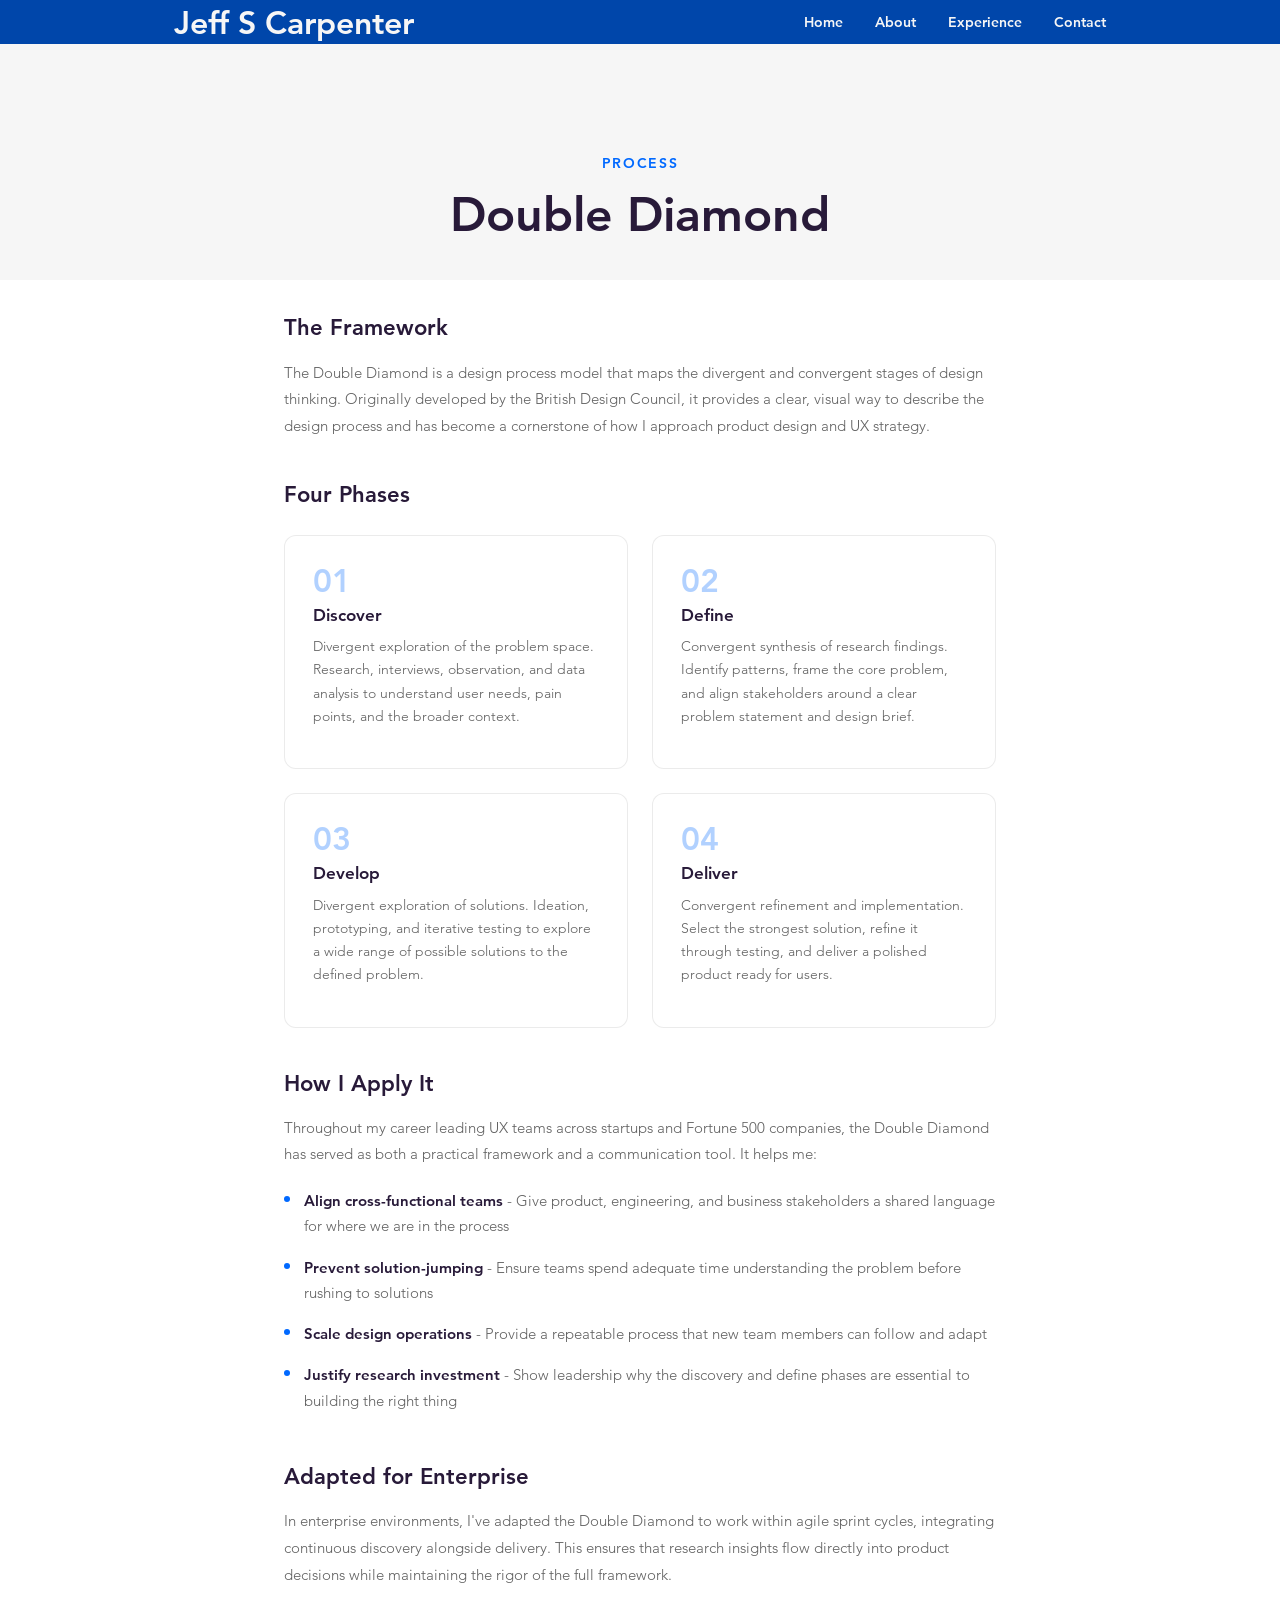
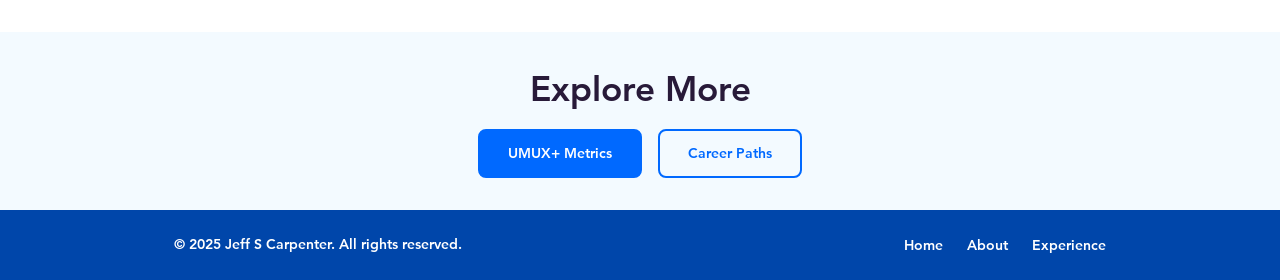
<file: doublediamond.html>
<!DOCTYPE html>
<html lang="en">
<head>
  <meta charset="UTF-8">
  <meta name="viewport" content="width=device-width, initial-scale=1.0">
  <title>Double Diamond - Jeff S Carpenter</title>
  <meta name="description" content="The Double Diamond design process as applied in practice by Jeff S Carpenter.">
  <link rel="icon" type="image/png" href="images/favicon.png">
  <link rel="stylesheet" href="css/style.css">
</head>
<body>

  <header class="site-header" id="header">
    <nav class="container nav">
      <a href="index.html" class="nav-logo">Jeff S Carpenter</a>
      <ul class="nav-links" id="navLinks">
        <li><a href="index.html">Home</a></li>
        <li><a href="about.html">About</a></li>
        <li><a href="experience.html">Experience</a></li>
        <li><a href="index.html#contact">Contact</a></li>
      </ul>
      <button class="hamburger" id="hamburger" aria-label="Menu">
        <span></span><span></span><span></span>
      </button>
    </nav>
  </header>

  <section class="page-hero">
    <div class="container">
      <p class="hero-label">Process</p>
      <h1>Double Diamond</h1>
    </div>
  </section>

  <section class="section">
    <div class="container case-study">
      <div class="case-body">
        <h2>The Framework</h2>
        <p>The Double Diamond is a design process model that maps the divergent and convergent stages of design thinking. Originally developed by the British Design Council, it provides a clear, visual way to describe the design process and has become a cornerstone of how I approach product design and UX strategy.</p>

        <h2>Four Phases</h2>
        <div class="diamond-grid">
          <div class="diamond-phase">
            <div class="phase-number">01</div>
            <h3>Discover</h3>
            <p>Divergent exploration of the problem space. Research, interviews, observation, and data analysis to understand user needs, pain points, and the broader context.</p>
          </div>
          <div class="diamond-phase">
            <div class="phase-number">02</div>
            <h3>Define</h3>
            <p>Convergent synthesis of research findings. Identify patterns, frame the core problem, and align stakeholders around a clear problem statement and design brief.</p>
          </div>
          <div class="diamond-phase">
            <div class="phase-number">03</div>
            <h3>Develop</h3>
            <p>Divergent exploration of solutions. Ideation, prototyping, and iterative testing to explore a wide range of possible solutions to the defined problem.</p>
          </div>
          <div class="diamond-phase">
            <div class="phase-number">04</div>
            <h3>Deliver</h3>
            <p>Convergent refinement and implementation. Select the strongest solution, refine it through testing, and deliver a polished product ready for users.</p>
          </div>
        </div>

        <h2>How I Apply It</h2>
        <p>Throughout my career leading UX teams across startups and Fortune 500 companies, the Double Diamond has served as both a practical framework and a communication tool. It helps me:</p>
        <ul>
          <li><strong>Align cross-functional teams</strong> - Give product, engineering, and business stakeholders a shared language for where we are in the process</li>
          <li><strong>Prevent solution-jumping</strong> - Ensure teams spend adequate time understanding the problem before rushing to solutions</li>
          <li><strong>Scale design operations</strong> - Provide a repeatable process that new team members can follow and adapt</li>
          <li><strong>Justify research investment</strong> - Show leadership why the discovery and define phases are essential to building the right thing</li>
        </ul>

        <h2>Adapted for Enterprise</h2>
        <p>In enterprise environments, I've adapted the Double Diamond to work within agile sprint cycles, integrating continuous discovery alongside delivery. This ensures that research insights flow directly into product decisions while maintaining the rigor of the full framework.</p>
      </div>
    </div>
  </section>

  <section class="section section-alt">
    <div class="container contact-section">
      <h2 class="section-title">Explore More</h2>
      <div class="contact-links">
        <a href="umux.html" class="btn">UMUX+ Metrics</a>
        <a href="careerpaths.html" class="btn btn-outline">Career Paths</a>
      </div>
    </div>
  </section>

  <footer class="site-footer">
    <div class="container footer-inner">
      <p>&copy; 2025 Jeff S Carpenter. All rights reserved.</p>
      <ul class="footer-nav">
        <li><a href="index.html">Home</a></li>
        <li><a href="about.html">About</a></li>
        <li><a href="experience.html">Experience</a></li>
      </ul>
    </div>
  </footer>

  <script>
    const hamburger = document.getElementById('hamburger');
    const navLinks = document.getElementById('navLinks');
    hamburger.addEventListener('click', () => {
      hamburger.classList.toggle('active');
      navLinks.classList.toggle('open');
    });
    navLinks.querySelectorAll('a').forEach(link => {
      link.addEventListener('click', () => {
        hamburger.classList.remove('active');
        navLinks.classList.remove('open');
      });
    });
    window.addEventListener('scroll', () => {
      document.getElementById('header').classList.toggle('scrolled', window.scrollY > 10);
    });
  </script>
</body>
</html>
</file>
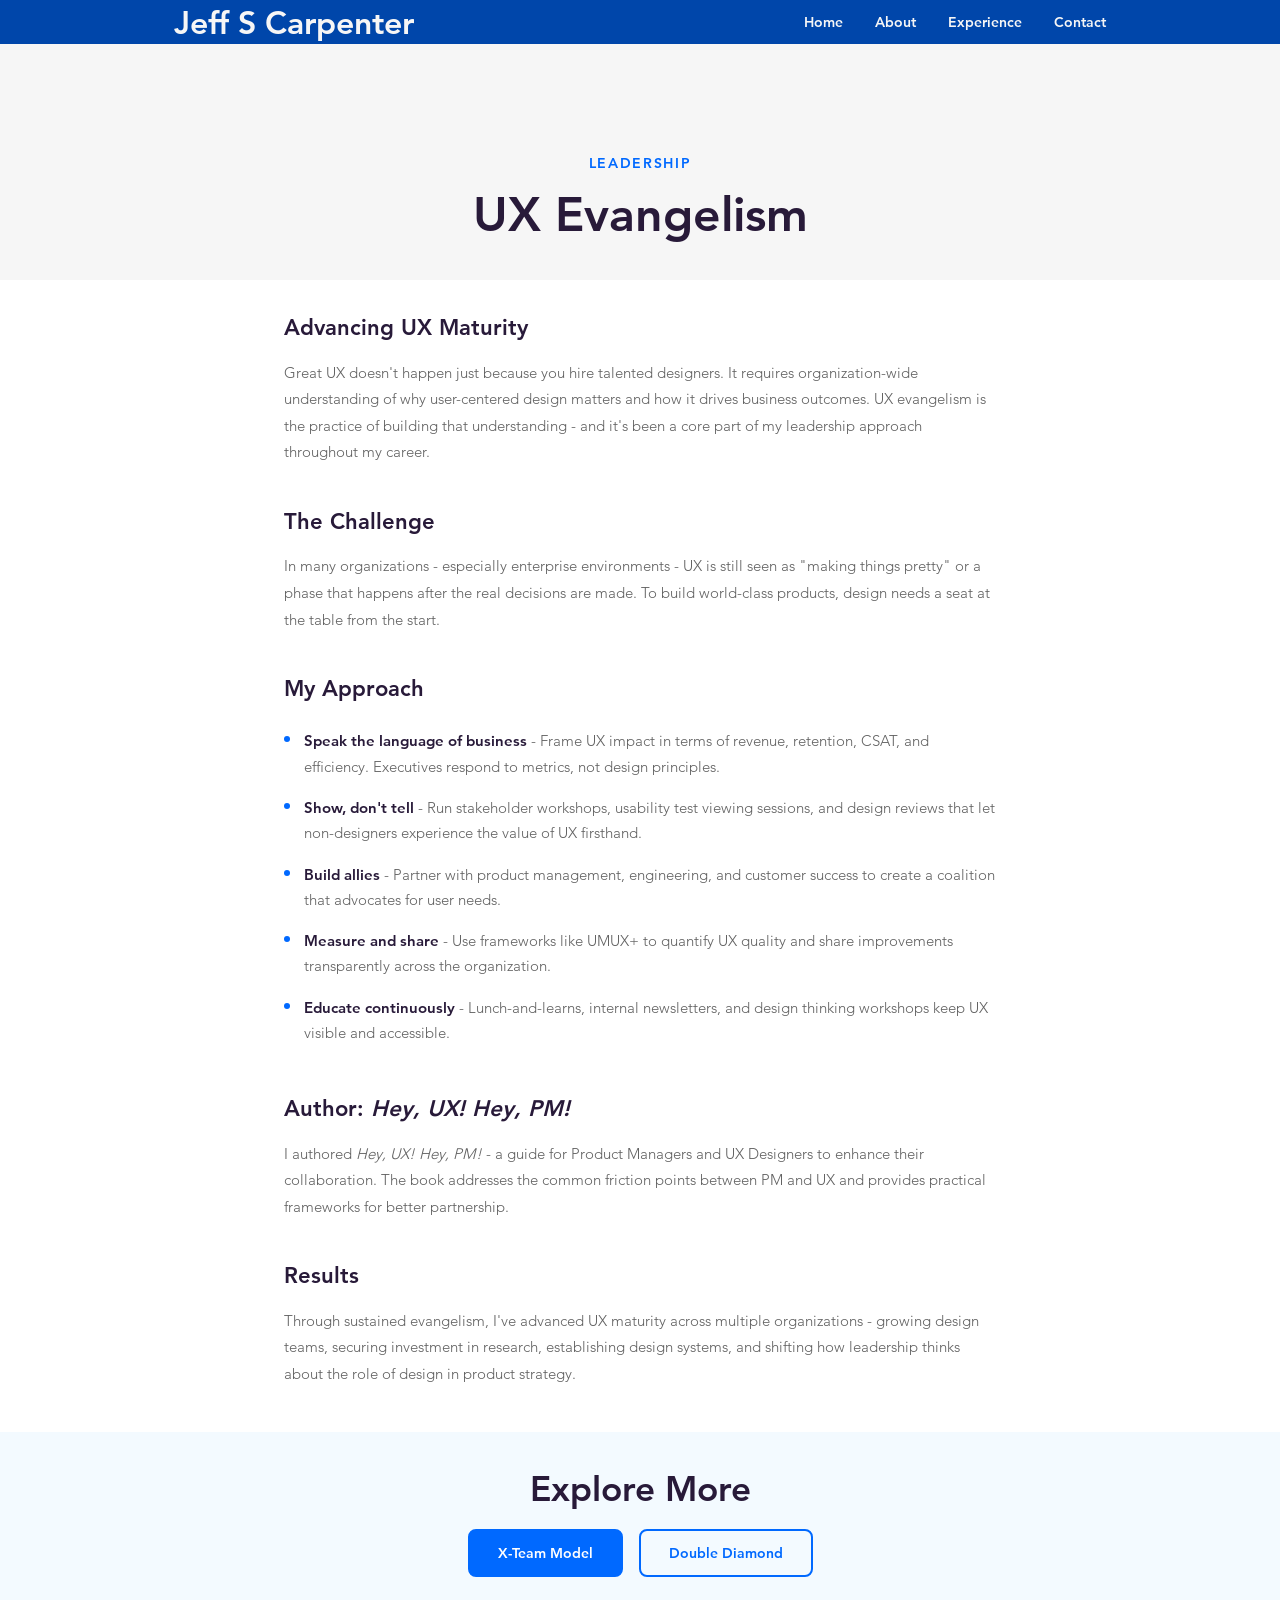
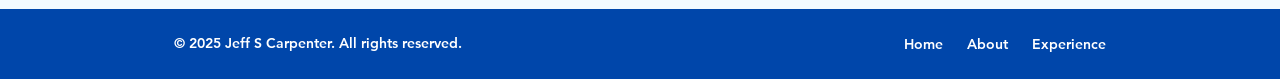
<file: evangalism.html>
<!DOCTYPE html>
<html lang="en">
<head>
  <meta charset="UTF-8">
  <meta name="viewport" content="width=device-width, initial-scale=1.0">
  <title>UX Evangelism - Jeff S Carpenter</title>
  <meta name="description" content="Advancing UX maturity and evangelizing user-centered design across organizations.">
  <link rel="icon" type="image/png" href="images/favicon.png">
  <link rel="stylesheet" href="css/style.css">
</head>
<body>

  <header class="site-header" id="header">
    <nav class="container nav">
      <a href="index.html" class="nav-logo">Jeff S Carpenter</a>
      <ul class="nav-links" id="navLinks">
        <li><a href="index.html">Home</a></li>
        <li><a href="about.html">About</a></li>
        <li><a href="experience.html">Experience</a></li>
        <li><a href="index.html#contact">Contact</a></li>
      </ul>
      <button class="hamburger" id="hamburger" aria-label="Menu">
        <span></span><span></span><span></span>
      </button>
    </nav>
  </header>

  <section class="page-hero">
    <div class="container">
      <p class="hero-label">Leadership</p>
      <h1>UX Evangelism</h1>
    </div>
  </section>

  <section class="section">
    <div class="container case-study">
      <div class="case-body">
        <h2>Advancing UX Maturity</h2>
        <p>Great UX doesn't happen just because you hire talented designers. It requires organization-wide understanding of why user-centered design matters and how it drives business outcomes. UX evangelism is the practice of building that understanding - and it's been a core part of my leadership approach throughout my career.</p>

        <h2>The Challenge</h2>
        <p>In many organizations - especially enterprise environments - UX is still seen as "making things pretty" or a phase that happens after the real decisions are made. To build world-class products, design needs a seat at the table from the start.</p>

        <h2>My Approach</h2>
        <ul>
          <li><strong>Speak the language of business</strong> - Frame UX impact in terms of revenue, retention, CSAT, and efficiency. Executives respond to metrics, not design principles.</li>
          <li><strong>Show, don't tell</strong> - Run stakeholder workshops, usability test viewing sessions, and design reviews that let non-designers experience the value of UX firsthand.</li>
          <li><strong>Build allies</strong> - Partner with product management, engineering, and customer success to create a coalition that advocates for user needs.</li>
          <li><strong>Measure and share</strong> - Use frameworks like UMUX+ to quantify UX quality and share improvements transparently across the organization.</li>
          <li><strong>Educate continuously</strong> - Lunch-and-learns, internal newsletters, and design thinking workshops keep UX visible and accessible.</li>
        </ul>

        <h2>Author: <em>Hey, UX! Hey, PM!</em></h2>
        <p>I authored <em>Hey, UX! Hey, PM!</em> - a guide for Product Managers and UX Designers to enhance their collaboration. The book addresses the common friction points between PM and UX and provides practical frameworks for better partnership.</p>

        <h2>Results</h2>
        <p>Through sustained evangelism, I've advanced UX maturity across multiple organizations - growing design teams, securing investment in research, establishing design systems, and shifting how leadership thinks about the role of design in product strategy.</p>
      </div>
    </div>
  </section>

  <section class="section section-alt">
    <div class="container contact-section">
      <h2 class="section-title">Explore More</h2>
      <div class="contact-links">
        <a href="xteam.html" class="btn">X-Team Model</a>
        <a href="doublediamond.html" class="btn btn-outline">Double Diamond</a>
      </div>
    </div>
  </section>

  <footer class="site-footer">
    <div class="container footer-inner">
      <p>&copy; 2025 Jeff S Carpenter. All rights reserved.</p>
      <ul class="footer-nav">
        <li><a href="index.html">Home</a></li>
        <li><a href="about.html">About</a></li>
        <li><a href="experience.html">Experience</a></li>
      </ul>
    </div>
  </footer>

  <script>
    const hamburger = document.getElementById('hamburger');
    const navLinks = document.getElementById('navLinks');
    hamburger.addEventListener('click', () => {
      hamburger.classList.toggle('active');
      navLinks.classList.toggle('open');
    });
    navLinks.querySelectorAll('a').forEach(link => {
      link.addEventListener('click', () => {
        hamburger.classList.remove('active');
        navLinks.classList.remove('open');
      });
    });
    window.addEventListener('scroll', () => {
      document.getElementById('header').classList.toggle('scrolled', window.scrollY > 10);
    });
  </script>
</body>
</html>
</file>
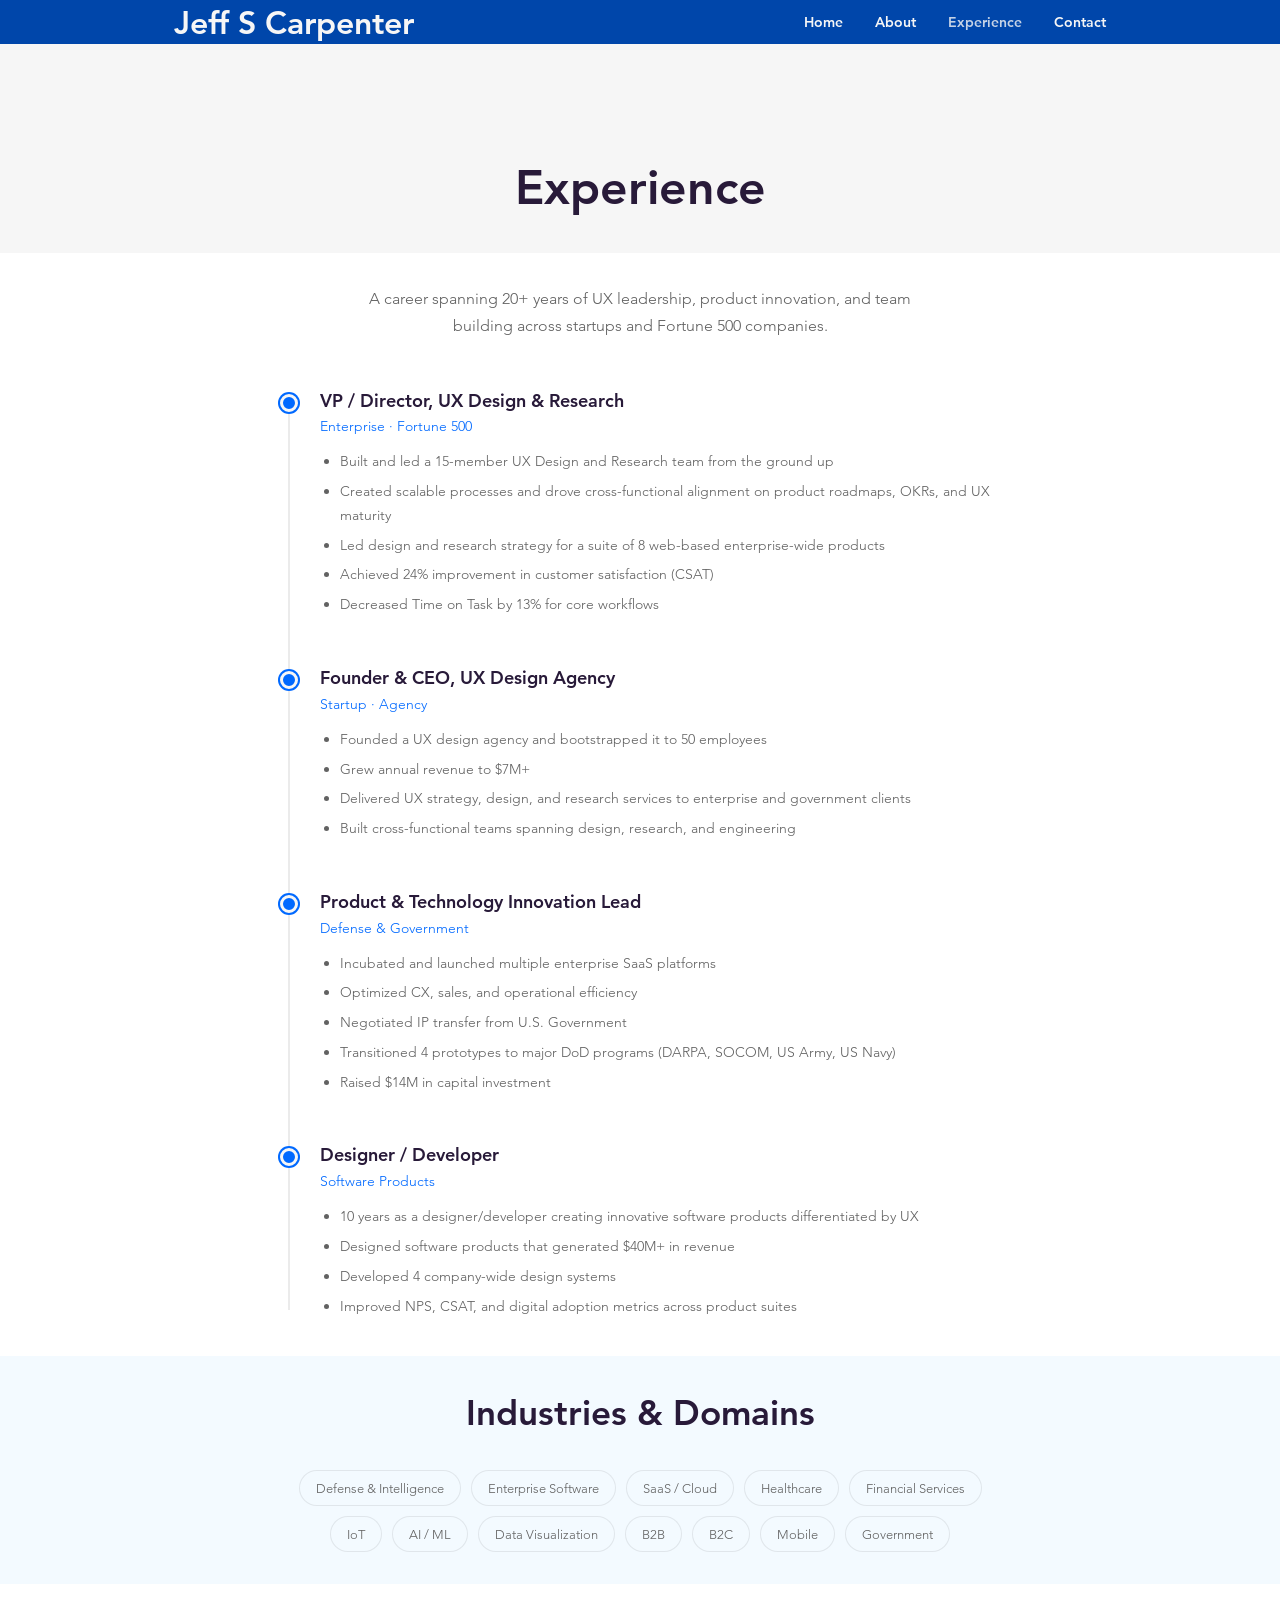
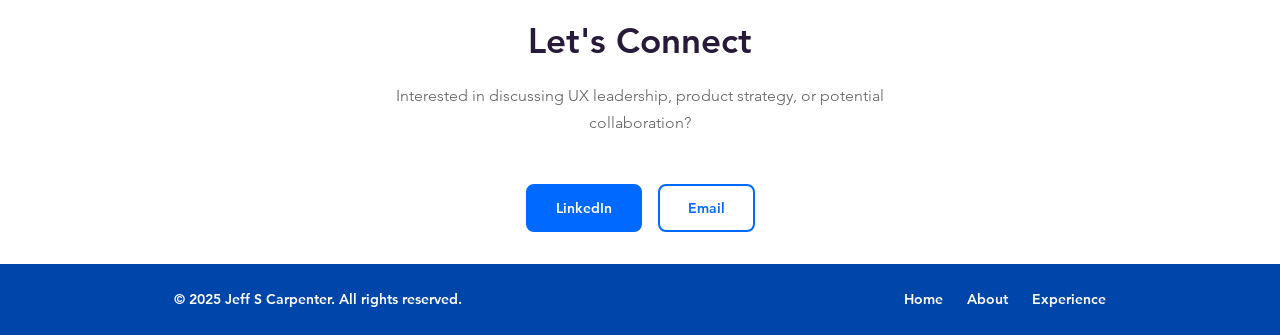
<file: experience.html>
<!DOCTYPE html>
<html lang="en">
<head>
  <meta charset="UTF-8">
  <meta name="viewport" content="width=device-width, initial-scale=1.0">
  <title>Experience - Jeff S Carpenter</title>
  <meta name="description" content="Professional experience of Jeff S Carpenter - 20+ years of UX leadership, product innovation, and design operations.">
  <link rel="icon" type="image/png" href="images/favicon.png">
  <link rel="stylesheet" href="css/style.css">
</head>
<body>

  <!-- Header -->
  <header class="site-header" id="header">
    <nav class="container nav">
      <a href="index.html" class="nav-logo">Jeff S Carpenter</a>
      <ul class="nav-links" id="navLinks">
        <li><a href="index.html">Home</a></li>
        <li><a href="about.html">About</a></li>
        <li><a href="experience.html" class="active">Experience</a></li>
        <li><a href="index.html#contact">Contact</a></li>
      </ul>
      <button class="hamburger" id="hamburger" aria-label="Menu">
        <span></span><span></span><span></span>
      </button>
    </nav>
  </header>

  <!-- Page Hero -->
  <section class="page-hero">
    <div class="container">
      <h1>Experience</h1>
    </div>
  </section>

  <!-- Experience Timeline -->
  <section class="section">
    <div class="container">
      <p class="section-subtitle" style="margin-bottom: 48px;">A career spanning 20+ years of UX leadership, product innovation, and team building across startups and Fortune 500 companies.</p>

      <div class="timeline">

        <div class="timeline-item">
          <div class="timeline-marker"></div>
          <div class="timeline-content">
            <h3>VP / Director, UX Design &amp; Research</h3>
            <p class="timeline-meta">Enterprise &middot; Fortune 500</p>
            <ul>
              <li>Built and led a 15-member UX Design and Research team from the ground up</li>
              <li>Created scalable processes and drove cross-functional alignment on product roadmaps, OKRs, and UX maturity</li>
              <li>Led design and research strategy for a suite of 8 web-based enterprise-wide products</li>
              <li>Achieved 24% improvement in customer satisfaction (CSAT)</li>
              <li>Decreased Time on Task by 13% for core workflows</li>
            </ul>
          </div>
        </div>

        <div class="timeline-item">
          <div class="timeline-marker"></div>
          <div class="timeline-content">
            <h3>Founder &amp; CEO, UX Design Agency</h3>
            <p class="timeline-meta">Startup &middot; Agency</p>
            <ul>
              <li>Founded a UX design agency and bootstrapped it to 50 employees</li>
              <li>Grew annual revenue to $7M+</li>
              <li>Delivered UX strategy, design, and research services to enterprise and government clients</li>
              <li>Built cross-functional teams spanning design, research, and engineering</li>
            </ul>
          </div>
        </div>

        <div class="timeline-item">
          <div class="timeline-marker"></div>
          <div class="timeline-content">
            <h3>Product &amp; Technology Innovation Lead</h3>
            <p class="timeline-meta">Defense &amp; Government</p>
            <ul>
              <li>Incubated and launched multiple enterprise SaaS platforms</li>
              <li>Optimized CX, sales, and operational efficiency</li>
              <li>Negotiated IP transfer from U.S. Government</li>
              <li>Transitioned 4 prototypes to major DoD programs (DARPA, SOCOM, US Army, US Navy)</li>
              <li>Raised $14M in capital investment</li>
            </ul>
          </div>
        </div>

        <div class="timeline-item">
          <div class="timeline-marker"></div>
          <div class="timeline-content">
            <h3>Designer / Developer</h3>
            <p class="timeline-meta">Software Products</p>
            <ul>
              <li>10 years as a designer/developer creating innovative software products differentiated by UX</li>
              <li>Designed software products that generated $40M+ in revenue</li>
              <li>Developed 4 company-wide design systems</li>
              <li>Improved NPS, CSAT, and digital adoption metrics across product suites</li>
            </ul>
          </div>
        </div>

      </div>
    </div>
  </section>

  <!-- Industries -->
  <section class="section section-alt">
    <div class="container">
      <h2 class="section-title">Industries &amp; Domains</h2>
      <div class="tags" style="justify-content: center; max-width: 700px; margin: 32px auto 0;">
        <span class="tag">Defense &amp; Intelligence</span>
        <span class="tag">Enterprise Software</span>
        <span class="tag">SaaS / Cloud</span>
        <span class="tag">Healthcare</span>
        <span class="tag">Financial Services</span>
        <span class="tag">IoT</span>
        <span class="tag">AI / ML</span>
        <span class="tag">Data Visualization</span>
        <span class="tag">B2B</span>
        <span class="tag">B2C</span>
        <span class="tag">Mobile</span>
        <span class="tag">Government</span>
      </div>
    </div>
  </section>

  <!-- CTA -->
  <section class="section">
    <div class="container contact-section">
      <h2 class="section-title">Let's Connect</h2>
      <p class="section-subtitle">Interested in discussing UX leadership, product strategy, or potential collaboration?</p>
      <div class="contact-links">
        <a href="https://www.linkedin.com/in/jeffscarpenter/" class="btn" target="_blank" rel="noopener">LinkedIn</a>
        <a href="mailto:jeff@jeffscarpenter.com" class="btn btn-outline">Email</a>
      </div>
    </div>
  </section>

  <!-- Footer -->
  <footer class="site-footer">
    <div class="container footer-inner">
      <p>&copy; 2025 Jeff S Carpenter. All rights reserved.</p>
      <ul class="footer-nav">
        <li><a href="index.html">Home</a></li>
        <li><a href="about.html">About</a></li>
        <li><a href="experience.html">Experience</a></li>
      </ul>
    </div>
  </footer>

  <script>
    const hamburger = document.getElementById('hamburger');
    const navLinks = document.getElementById('navLinks');
    hamburger.addEventListener('click', () => {
      hamburger.classList.toggle('active');
      navLinks.classList.toggle('open');
    });
    navLinks.querySelectorAll('a').forEach(link => {
      link.addEventListener('click', () => {
        hamburger.classList.remove('active');
        navLinks.classList.remove('open');
      });
    });
    window.addEventListener('scroll', () => {
      document.getElementById('header').classList.toggle('scrolled', window.scrollY > 10);
    });
  </script>
</body>
</html>
</file>
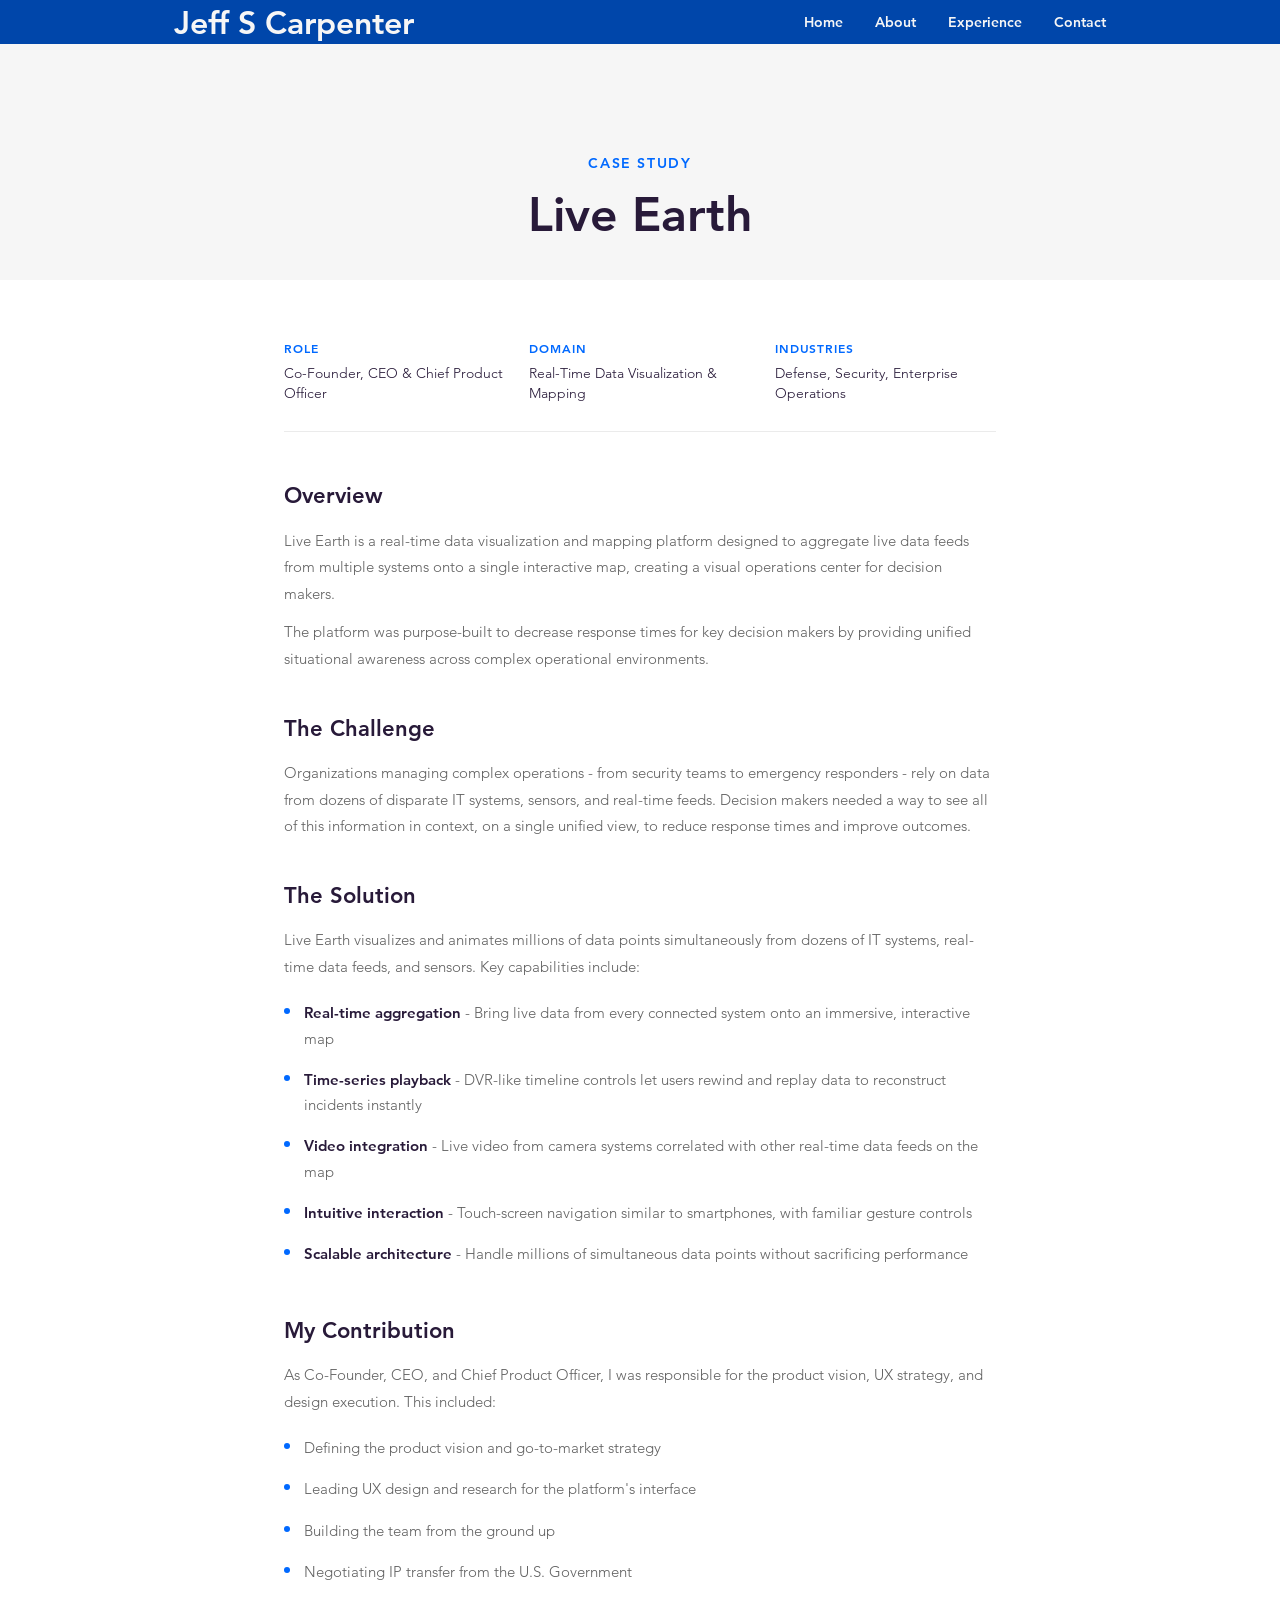
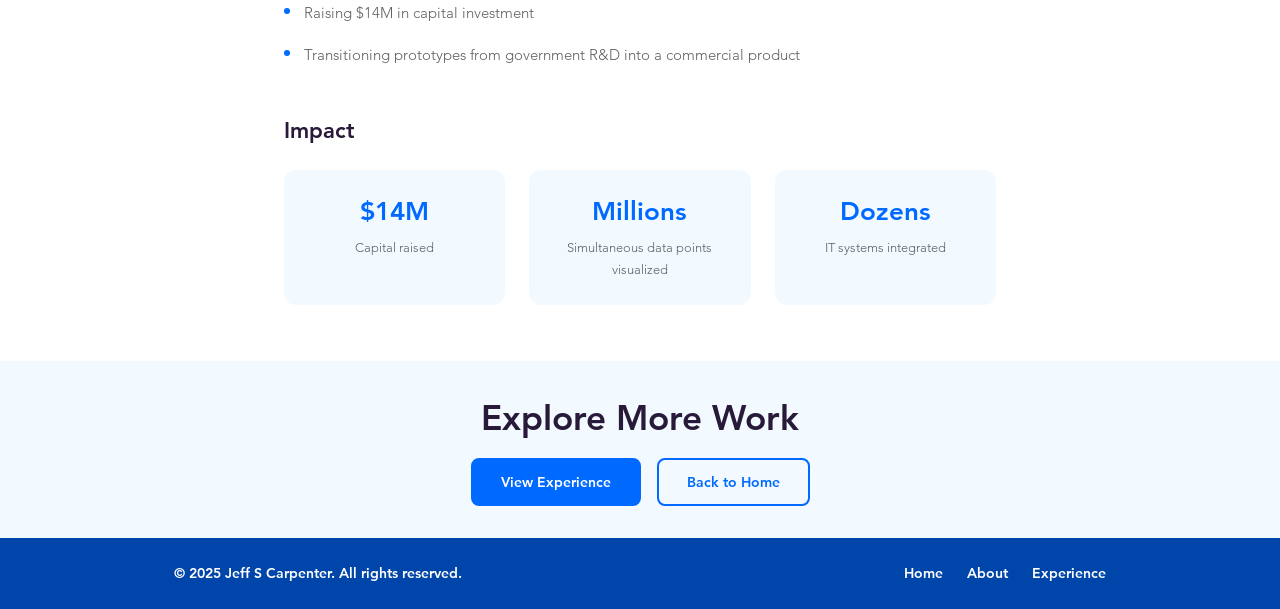
<file: liveearth.html>
<!DOCTYPE html>
<html lang="en">
<head>
  <meta charset="UTF-8">
  <meta name="viewport" content="width=device-width, initial-scale=1.0">
  <title>Live Earth - Jeff S Carpenter</title>
  <meta name="description" content="Live Earth: A real-time data visualization and mapping platform co-founded by Jeff Carpenter.">
  <link rel="icon" type="image/png" href="images/favicon.png">
  <link rel="stylesheet" href="css/style.css">
</head>
<body>

  <header class="site-header" id="header">
    <nav class="container nav">
      <a href="index.html" class="nav-logo">Jeff S Carpenter</a>
      <ul class="nav-links" id="navLinks">
        <li><a href="index.html">Home</a></li>
        <li><a href="about.html">About</a></li>
        <li><a href="experience.html">Experience</a></li>
        <li><a href="index.html#contact">Contact</a></li>
      </ul>
      <button class="hamburger" id="hamburger" aria-label="Menu">
        <span></span><span></span><span></span>
      </button>
    </nav>
  </header>

  <section class="page-hero">
    <div class="container">
      <p class="hero-label">Case Study</p>
      <h1>Live Earth</h1>
    </div>
  </section>

  <section class="section">
    <div class="container case-study">
      <div class="case-meta">
        <div class="case-meta-item">
          <h4>Role</h4>
          <p>Co-Founder, CEO &amp; Chief Product Officer</p>
        </div>
        <div class="case-meta-item">
          <h4>Domain</h4>
          <p>Real-Time Data Visualization &amp; Mapping</p>
        </div>
        <div class="case-meta-item">
          <h4>Industries</h4>
          <p>Defense, Security, Enterprise Operations</p>
        </div>
      </div>

      <div class="case-body">
        <h2>Overview</h2>
        <p>Live Earth is a real-time data visualization and mapping platform designed to aggregate live data feeds from multiple systems onto a single interactive map, creating a visual operations center for decision makers.</p>
        <p>The platform was purpose-built to decrease response times for key decision makers by providing unified situational awareness across complex operational environments.</p>

        <h2>The Challenge</h2>
        <p>Organizations managing complex operations - from security teams to emergency responders - rely on data from dozens of disparate IT systems, sensors, and real-time feeds. Decision makers needed a way to see all of this information in context, on a single unified view, to reduce response times and improve outcomes.</p>

        <h2>The Solution</h2>
        <p>Live Earth visualizes and animates millions of data points simultaneously from dozens of IT systems, real-time data feeds, and sensors. Key capabilities include:</p>
        <ul>
          <li><strong>Real-time aggregation</strong> - Bring live data from every connected system onto an immersive, interactive map</li>
          <li><strong>Time-series playback</strong> - DVR-like timeline controls let users rewind and replay data to reconstruct incidents instantly</li>
          <li><strong>Video integration</strong> - Live video from camera systems correlated with other real-time data feeds on the map</li>
          <li><strong>Intuitive interaction</strong> - Touch-screen navigation similar to smartphones, with familiar gesture controls</li>
          <li><strong>Scalable architecture</strong> - Handle millions of simultaneous data points without sacrificing performance</li>
        </ul>

        <h2>My Contribution</h2>
        <p>As Co-Founder, CEO, and Chief Product Officer, I was responsible for the product vision, UX strategy, and design execution. This included:</p>
        <ul>
          <li>Defining the product vision and go-to-market strategy</li>
          <li>Leading UX design and research for the platform's interface</li>
          <li>Building the team from the ground up</li>
          <li>Negotiating IP transfer from the U.S. Government</li>
          <li>Raising $14M in capital investment</li>
          <li>Transitioning prototypes from government R&amp;D into a commercial product</li>
        </ul>

        <h2>Impact</h2>
        <div class="case-impact">
          <div class="impact-item">
            <span class="impact-number">$14M</span>
            <span class="impact-label">Capital raised</span>
          </div>
          <div class="impact-item">
            <span class="impact-number">Millions</span>
            <span class="impact-label">Simultaneous data points visualized</span>
          </div>
          <div class="impact-item">
            <span class="impact-number">Dozens</span>
            <span class="impact-label">IT systems integrated</span>
          </div>
        </div>
      </div>
    </div>
  </section>

  <section class="section section-alt">
    <div class="container contact-section">
      <h2 class="section-title">Explore More Work</h2>
      <div class="contact-links">
        <a href="experience.html" class="btn">View Experience</a>
        <a href="index.html" class="btn btn-outline">Back to Home</a>
      </div>
    </div>
  </section>

  <footer class="site-footer">
    <div class="container footer-inner">
      <p>&copy; 2025 Jeff S Carpenter. All rights reserved.</p>
      <ul class="footer-nav">
        <li><a href="index.html">Home</a></li>
        <li><a href="about.html">About</a></li>
        <li><a href="experience.html">Experience</a></li>
      </ul>
    </div>
  </footer>

  <script>
    const hamburger = document.getElementById('hamburger');
    const navLinks = document.getElementById('navLinks');
    hamburger.addEventListener('click', () => {
      hamburger.classList.toggle('active');
      navLinks.classList.toggle('open');
    });
    navLinks.querySelectorAll('a').forEach(link => {
      link.addEventListener('click', () => {
        hamburger.classList.remove('active');
        navLinks.classList.remove('open');
      });
    });
    window.addEventListener('scroll', () => {
      document.getElementById('header').classList.toggle('scrolled', window.scrollY > 10);
    });
  </script>
</body>
</html>
</file>
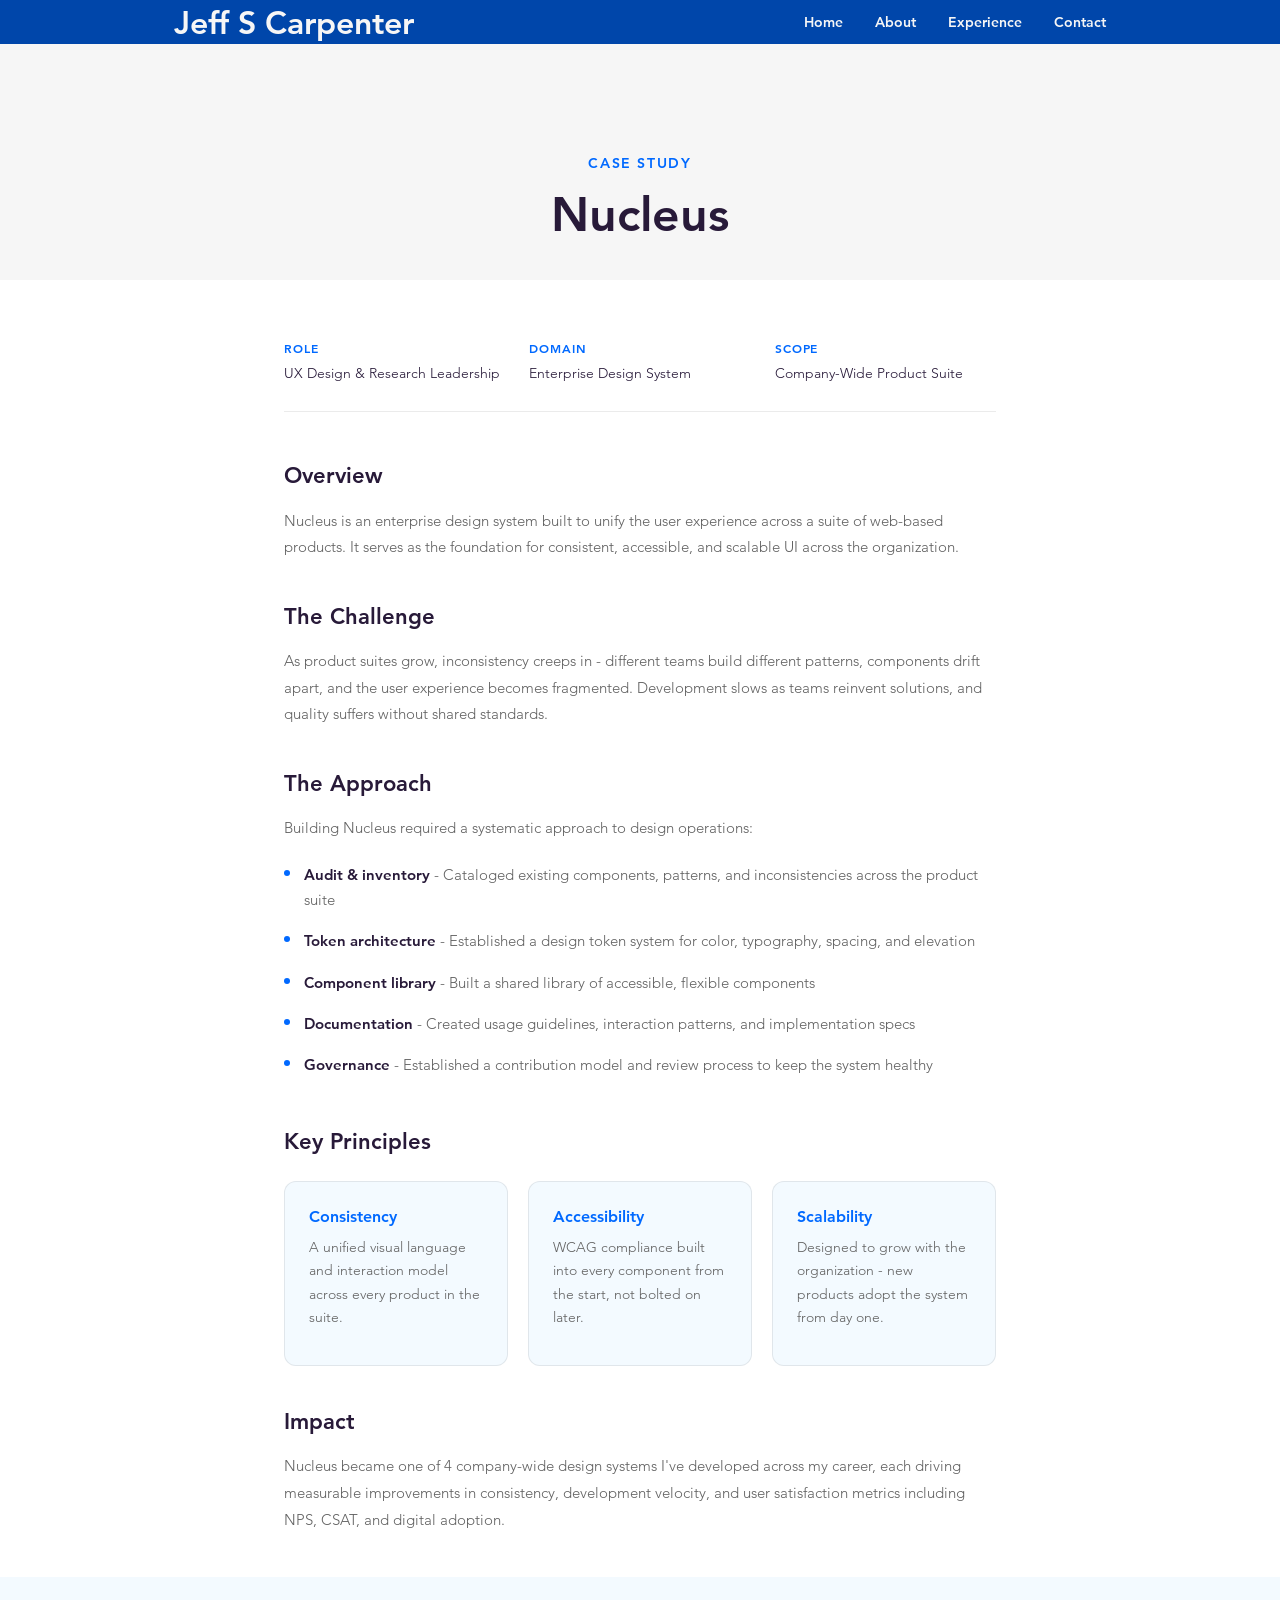
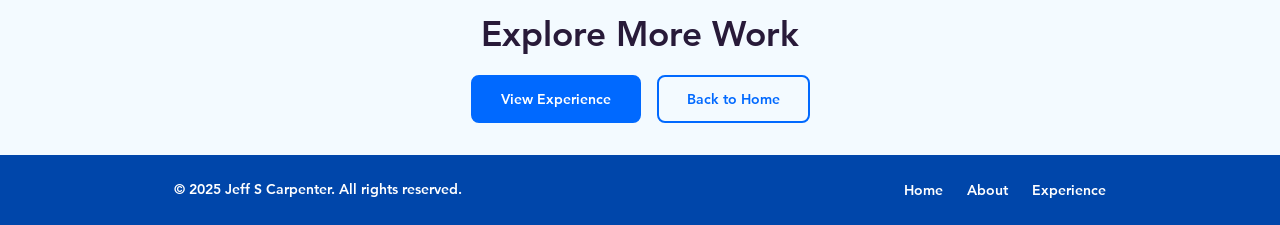
<file: nucleus.html>
<!DOCTYPE html>
<html lang="en">
<head>
  <meta charset="UTF-8">
  <meta name="viewport" content="width=device-width, initial-scale=1.0">
  <title>Nucleus - Jeff S Carpenter</title>
  <meta name="description" content="Nucleus: An enterprise design system case study by Jeff S Carpenter.">
  <link rel="icon" type="image/png" href="images/favicon.png">
  <link rel="stylesheet" href="css/style.css">
</head>
<body>

  <header class="site-header" id="header">
    <nav class="container nav">
      <a href="index.html" class="nav-logo">Jeff S Carpenter</a>
      <ul class="nav-links" id="navLinks">
        <li><a href="index.html">Home</a></li>
        <li><a href="about.html">About</a></li>
        <li><a href="experience.html">Experience</a></li>
        <li><a href="index.html#contact">Contact</a></li>
      </ul>
      <button class="hamburger" id="hamburger" aria-label="Menu">
        <span></span><span></span><span></span>
      </button>
    </nav>
  </header>

  <section class="page-hero">
    <div class="container">
      <p class="hero-label">Case Study</p>
      <h1>Nucleus</h1>
    </div>
  </section>

  <section class="section">
    <div class="container case-study">
      <div class="case-meta">
        <div class="case-meta-item">
          <h4>Role</h4>
          <p>UX Design &amp; Research Leadership</p>
        </div>
        <div class="case-meta-item">
          <h4>Domain</h4>
          <p>Enterprise Design System</p>
        </div>
        <div class="case-meta-item">
          <h4>Scope</h4>
          <p>Company-Wide Product Suite</p>
        </div>
      </div>

      <div class="case-body">
        <h2>Overview</h2>
        <p>Nucleus is an enterprise design system built to unify the user experience across a suite of web-based products. It serves as the foundation for consistent, accessible, and scalable UI across the organization.</p>

        <h2>The Challenge</h2>
        <p>As product suites grow, inconsistency creeps in - different teams build different patterns, components drift apart, and the user experience becomes fragmented. Development slows as teams reinvent solutions, and quality suffers without shared standards.</p>

        <h2>The Approach</h2>
        <p>Building Nucleus required a systematic approach to design operations:</p>
        <ul>
          <li><strong>Audit &amp; inventory</strong> - Cataloged existing components, patterns, and inconsistencies across the product suite</li>
          <li><strong>Token architecture</strong> - Established a design token system for color, typography, spacing, and elevation</li>
          <li><strong>Component library</strong> - Built a shared library of accessible, flexible components</li>
          <li><strong>Documentation</strong> - Created usage guidelines, interaction patterns, and implementation specs</li>
          <li><strong>Governance</strong> - Established a contribution model and review process to keep the system healthy</li>
        </ul>

        <h2>Key Principles</h2>
        <div class="why-grid" style="margin-top: 24px;">
          <div class="why-card">
            <h3>Consistency</h3>
            <p>A unified visual language and interaction model across every product in the suite.</p>
          </div>
          <div class="why-card">
            <h3>Accessibility</h3>
            <p>WCAG compliance built into every component from the start, not bolted on later.</p>
          </div>
          <div class="why-card">
            <h3>Scalability</h3>
            <p>Designed to grow with the organization - new products adopt the system from day one.</p>
          </div>
        </div>

        <h2>Impact</h2>
        <p>Nucleus became one of 4 company-wide design systems I've developed across my career, each driving measurable improvements in consistency, development velocity, and user satisfaction metrics including NPS, CSAT, and digital adoption.</p>
      </div>
    </div>
  </section>

  <section class="section section-alt">
    <div class="container contact-section">
      <h2 class="section-title">Explore More Work</h2>
      <div class="contact-links">
        <a href="experience.html" class="btn">View Experience</a>
        <a href="index.html" class="btn btn-outline">Back to Home</a>
      </div>
    </div>
  </section>

  <footer class="site-footer">
    <div class="container footer-inner">
      <p>&copy; 2025 Jeff S Carpenter. All rights reserved.</p>
      <ul class="footer-nav">
        <li><a href="index.html">Home</a></li>
        <li><a href="about.html">About</a></li>
        <li><a href="experience.html">Experience</a></li>
      </ul>
    </div>
  </footer>

  <script>
    const hamburger = document.getElementById('hamburger');
    const navLinks = document.getElementById('navLinks');
    hamburger.addEventListener('click', () => {
      hamburger.classList.toggle('active');
      navLinks.classList.toggle('open');
    });
    navLinks.querySelectorAll('a').forEach(link => {
      link.addEventListener('click', () => {
        hamburger.classList.remove('active');
        navLinks.classList.remove('open');
      });
    });
    window.addEventListener('scroll', () => {
      document.getElementById('header').classList.toggle('scrolled', window.scrollY > 10);
    });
  </script>
</body>
</html>
</file>
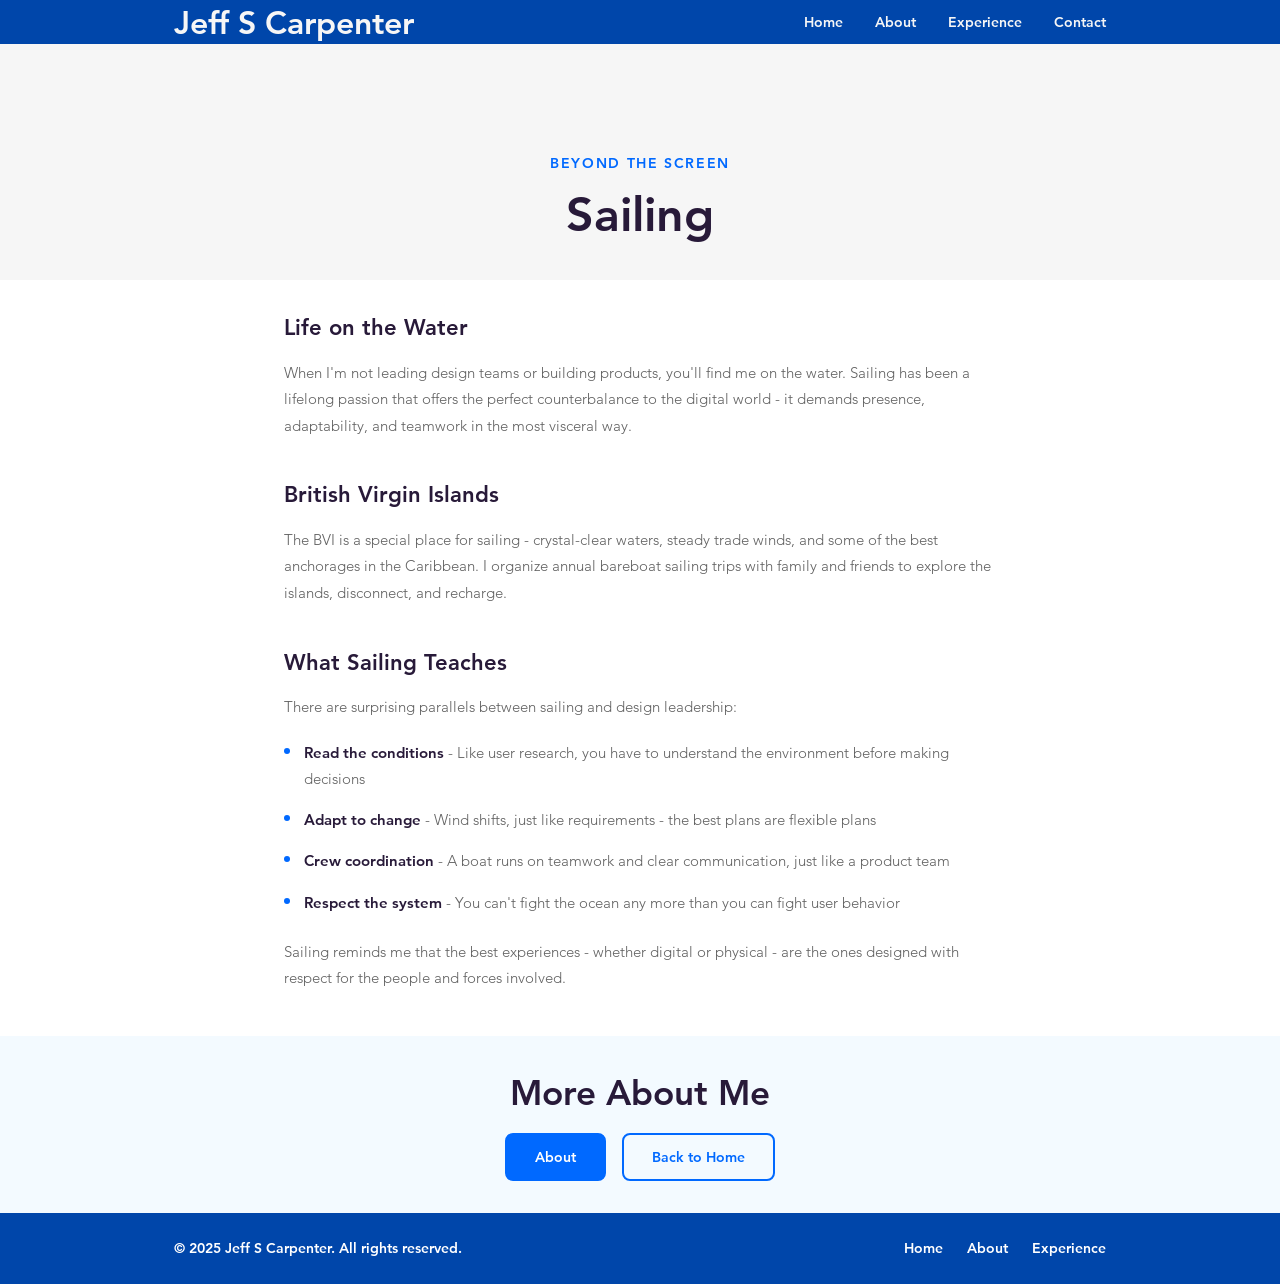
<file: sailing.html>
<!DOCTYPE html>
<html lang="en">
<head>
  <meta charset="UTF-8">
  <meta name="viewport" content="width=device-width, initial-scale=1.0">
  <title>Sailing - Jeff S Carpenter</title>
  <meta name="description" content="Sailing and life beyond the screen - Jeff S Carpenter's personal interests.">
  <link rel="icon" type="image/png" href="images/favicon.png">
  <link rel="stylesheet" href="css/style.css">
</head>
<body>

  <header class="site-header" id="header">
    <nav class="container nav">
      <a href="index.html" class="nav-logo">Jeff S Carpenter</a>
      <ul class="nav-links" id="navLinks">
        <li><a href="index.html">Home</a></li>
        <li><a href="about.html">About</a></li>
        <li><a href="experience.html">Experience</a></li>
        <li><a href="index.html#contact">Contact</a></li>
      </ul>
      <button class="hamburger" id="hamburger" aria-label="Menu">
        <span></span><span></span><span></span>
      </button>
    </nav>
  </header>

  <section class="page-hero">
    <div class="container">
      <p class="hero-label">Beyond the Screen</p>
      <h1>Sailing</h1>
    </div>
  </section>

  <section class="section">
    <div class="container case-study">
      <div class="case-body">
        <h2>Life on the Water</h2>
        <p>When I'm not leading design teams or building products, you'll find me on the water. Sailing has been a lifelong passion that offers the perfect counterbalance to the digital world - it demands presence, adaptability, and teamwork in the most visceral way.</p>

        <h2>British Virgin Islands</h2>
        <p>The BVI is a special place for sailing - crystal-clear waters, steady trade winds, and some of the best anchorages in the Caribbean. I organize annual bareboat sailing trips with family and friends to explore the islands, disconnect, and recharge.</p>

        <h2>What Sailing Teaches</h2>
        <p>There are surprising parallels between sailing and design leadership:</p>
        <ul>
          <li><strong>Read the conditions</strong> - Like user research, you have to understand the environment before making decisions</li>
          <li><strong>Adapt to change</strong> - Wind shifts, just like requirements - the best plans are flexible plans</li>
          <li><strong>Crew coordination</strong> - A boat runs on teamwork and clear communication, just like a product team</li>
          <li><strong>Respect the system</strong> - You can't fight the ocean any more than you can fight user behavior</li>
        </ul>

        <p>Sailing reminds me that the best experiences - whether digital or physical - are the ones designed with respect for the people and forces involved.</p>
      </div>
    </div>
  </section>

  <section class="section section-alt">
    <div class="container contact-section">
      <h2 class="section-title">More About Me</h2>
      <div class="contact-links">
        <a href="about.html" class="btn">About</a>
        <a href="index.html" class="btn btn-outline">Back to Home</a>
      </div>
    </div>
  </section>

  <footer class="site-footer">
    <div class="container footer-inner">
      <p>&copy; 2025 Jeff S Carpenter. All rights reserved.</p>
      <ul class="footer-nav">
        <li><a href="index.html">Home</a></li>
        <li><a href="about.html">About</a></li>
        <li><a href="experience.html">Experience</a></li>
      </ul>
    </div>
  </footer>

  <script>
    const hamburger = document.getElementById('hamburger');
    const navLinks = document.getElementById('navLinks');
    hamburger.addEventListener('click', () => {
      hamburger.classList.toggle('active');
      navLinks.classList.toggle('open');
    });
    navLinks.querySelectorAll('a').forEach(link => {
      link.addEventListener('click', () => {
        hamburger.classList.remove('active');
        navLinks.classList.remove('open');
      });
    });
    window.addEventListener('scroll', () => {
      document.getElementById('header').classList.toggle('scrolled', window.scrollY > 10);
    });
  </script>
</body>
</html>
</file>
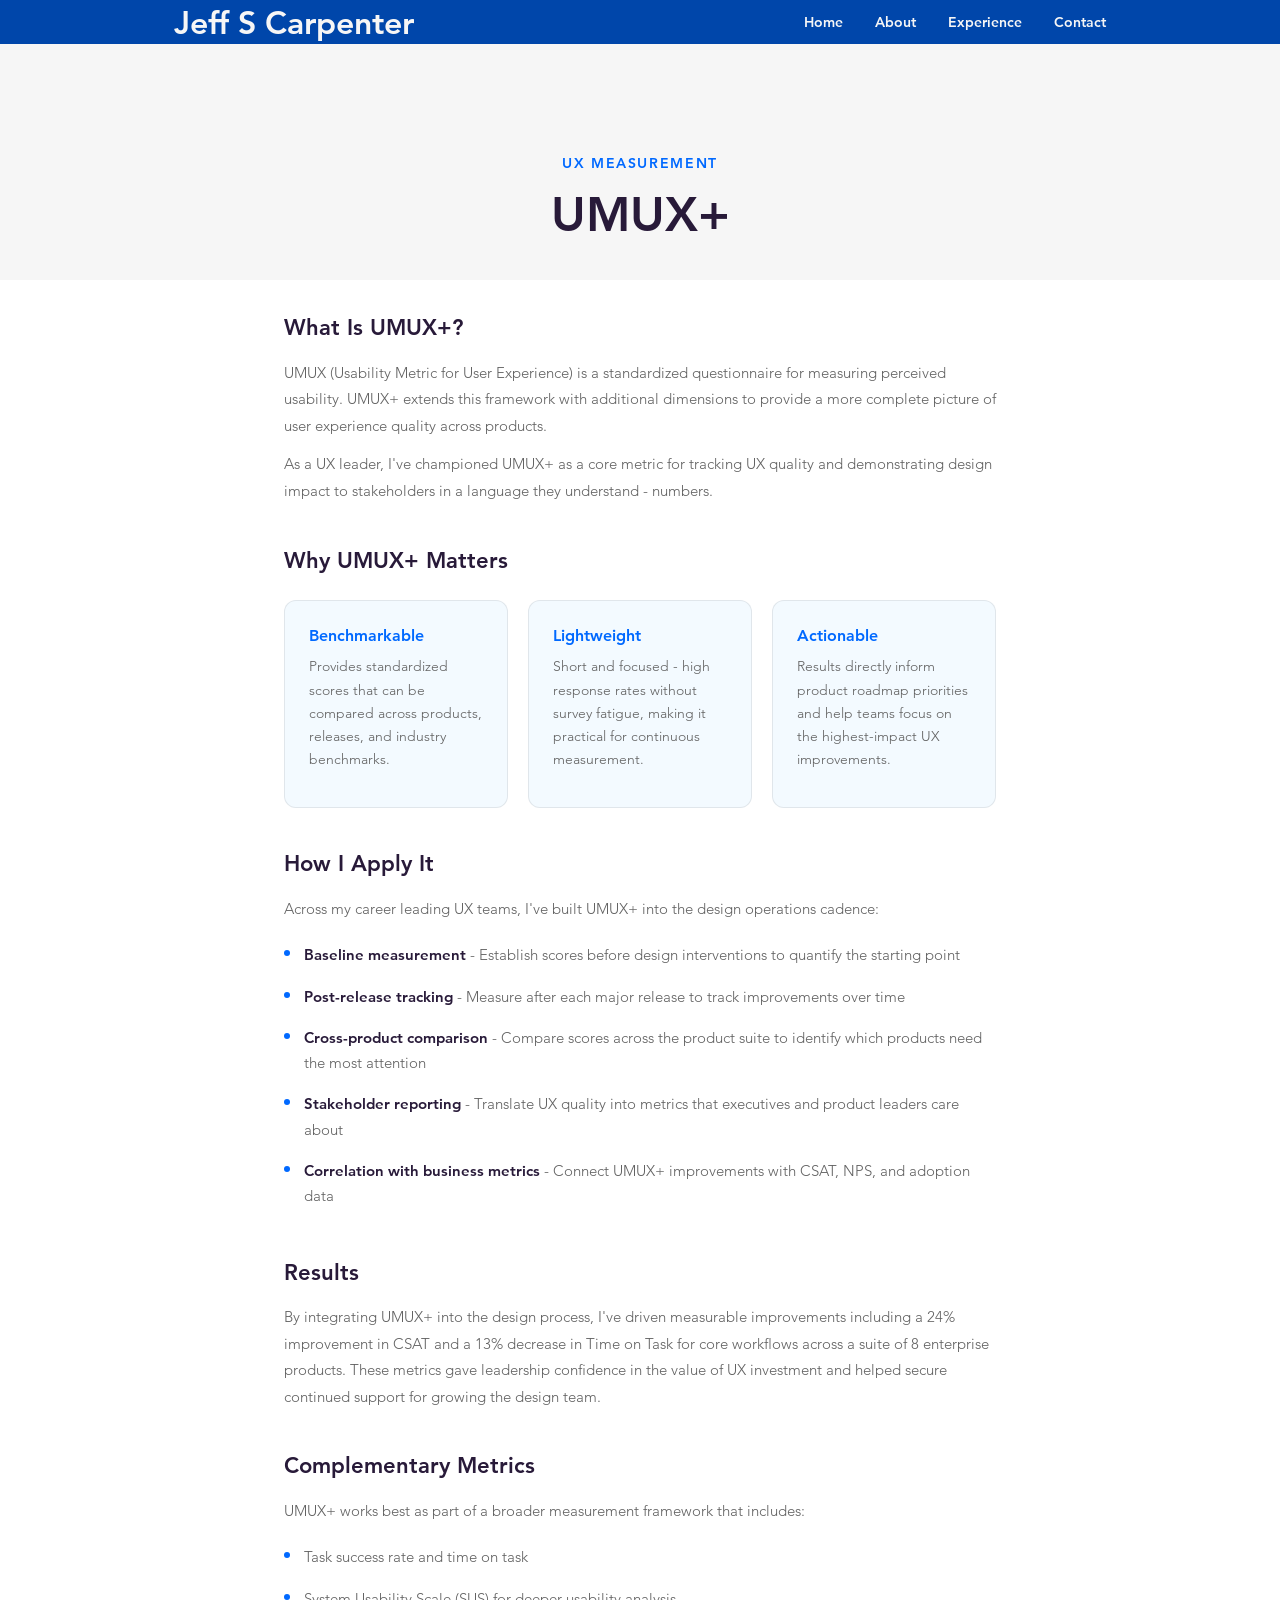
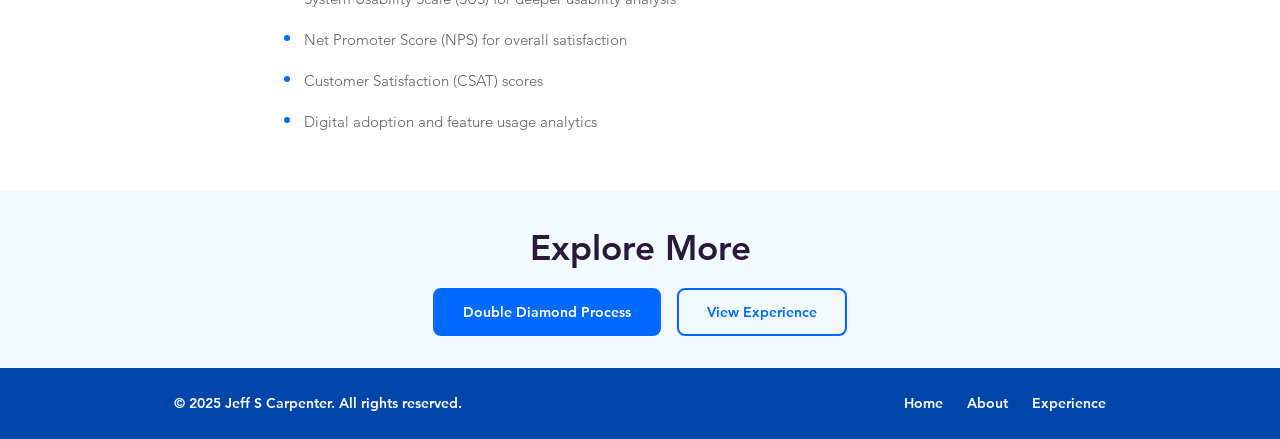
<file: umux.html>
<!DOCTYPE html>
<html lang="en">
<head>
  <meta charset="UTF-8">
  <meta name="viewport" content="width=device-width, initial-scale=1.0">
  <title>UMUX+ - Jeff S Carpenter</title>
  <meta name="description" content="How I use UMUX+ to measure and improve user experience across enterprise products.">
  <link rel="icon" type="image/png" href="images/favicon.png">
  <link rel="stylesheet" href="css/style.css">
</head>
<body>

  <header class="site-header" id="header">
    <nav class="container nav">
      <a href="index.html" class="nav-logo">Jeff S Carpenter</a>
      <ul class="nav-links" id="navLinks">
        <li><a href="index.html">Home</a></li>
        <li><a href="about.html">About</a></li>
        <li><a href="experience.html">Experience</a></li>
        <li><a href="index.html#contact">Contact</a></li>
      </ul>
      <button class="hamburger" id="hamburger" aria-label="Menu">
        <span></span><span></span><span></span>
      </button>
    </nav>
  </header>

  <section class="page-hero">
    <div class="container">
      <p class="hero-label">UX Measurement</p>
      <h1>UMUX+</h1>
    </div>
  </section>

  <section class="section">
    <div class="container case-study">
      <div class="case-body">
        <h2>What Is UMUX+?</h2>
        <p>UMUX (Usability Metric for User Experience) is a standardized questionnaire for measuring perceived usability. UMUX+ extends this framework with additional dimensions to provide a more complete picture of user experience quality across products.</p>
        <p>As a UX leader, I've championed UMUX+ as a core metric for tracking UX quality and demonstrating design impact to stakeholders in a language they understand - numbers.</p>

        <h2>Why UMUX+ Matters</h2>
        <div class="why-grid" style="margin-top: 24px;">
          <div class="why-card">
            <h3>Benchmarkable</h3>
            <p>Provides standardized scores that can be compared across products, releases, and industry benchmarks.</p>
          </div>
          <div class="why-card">
            <h3>Lightweight</h3>
            <p>Short and focused - high response rates without survey fatigue, making it practical for continuous measurement.</p>
          </div>
          <div class="why-card">
            <h3>Actionable</h3>
            <p>Results directly inform product roadmap priorities and help teams focus on the highest-impact UX improvements.</p>
          </div>
        </div>

        <h2>How I Apply It</h2>
        <p>Across my career leading UX teams, I've built UMUX+ into the design operations cadence:</p>
        <ul>
          <li><strong>Baseline measurement</strong> - Establish scores before design interventions to quantify the starting point</li>
          <li><strong>Post-release tracking</strong> - Measure after each major release to track improvements over time</li>
          <li><strong>Cross-product comparison</strong> - Compare scores across the product suite to identify which products need the most attention</li>
          <li><strong>Stakeholder reporting</strong> - Translate UX quality into metrics that executives and product leaders care about</li>
          <li><strong>Correlation with business metrics</strong> - Connect UMUX+ improvements with CSAT, NPS, and adoption data</li>
        </ul>

        <h2>Results</h2>
        <p>By integrating UMUX+ into the design process, I've driven measurable improvements including a 24% improvement in CSAT and a 13% decrease in Time on Task for core workflows across a suite of 8 enterprise products. These metrics gave leadership confidence in the value of UX investment and helped secure continued support for growing the design team.</p>

        <h2>Complementary Metrics</h2>
        <p>UMUX+ works best as part of a broader measurement framework that includes:</p>
        <ul>
          <li>Task success rate and time on task</li>
          <li>System Usability Scale (SUS) for deeper usability analysis</li>
          <li>Net Promoter Score (NPS) for overall satisfaction</li>
          <li>Customer Satisfaction (CSAT) scores</li>
          <li>Digital adoption and feature usage analytics</li>
        </ul>
      </div>
    </div>
  </section>

  <section class="section section-alt">
    <div class="container contact-section">
      <h2 class="section-title">Explore More</h2>
      <div class="contact-links">
        <a href="doublediamond.html" class="btn">Double Diamond Process</a>
        <a href="experience.html" class="btn btn-outline">View Experience</a>
      </div>
    </div>
  </section>

  <footer class="site-footer">
    <div class="container footer-inner">
      <p>&copy; 2025 Jeff S Carpenter. All rights reserved.</p>
      <ul class="footer-nav">
        <li><a href="index.html">Home</a></li>
        <li><a href="about.html">About</a></li>
        <li><a href="experience.html">Experience</a></li>
      </ul>
    </div>
  </footer>

  <script>
    const hamburger = document.getElementById('hamburger');
    const navLinks = document.getElementById('navLinks');
    hamburger.addEventListener('click', () => {
      hamburger.classList.toggle('active');
      navLinks.classList.toggle('open');
    });
    navLinks.querySelectorAll('a').forEach(link => {
      link.addEventListener('click', () => {
        hamburger.classList.remove('active');
        navLinks.classList.remove('open');
      });
    });
    window.addEventListener('scroll', () => {
      document.getElementById('header').classList.toggle('scrolled', window.scrollY > 10);
    });
  </script>
</body>
</html>
</file>
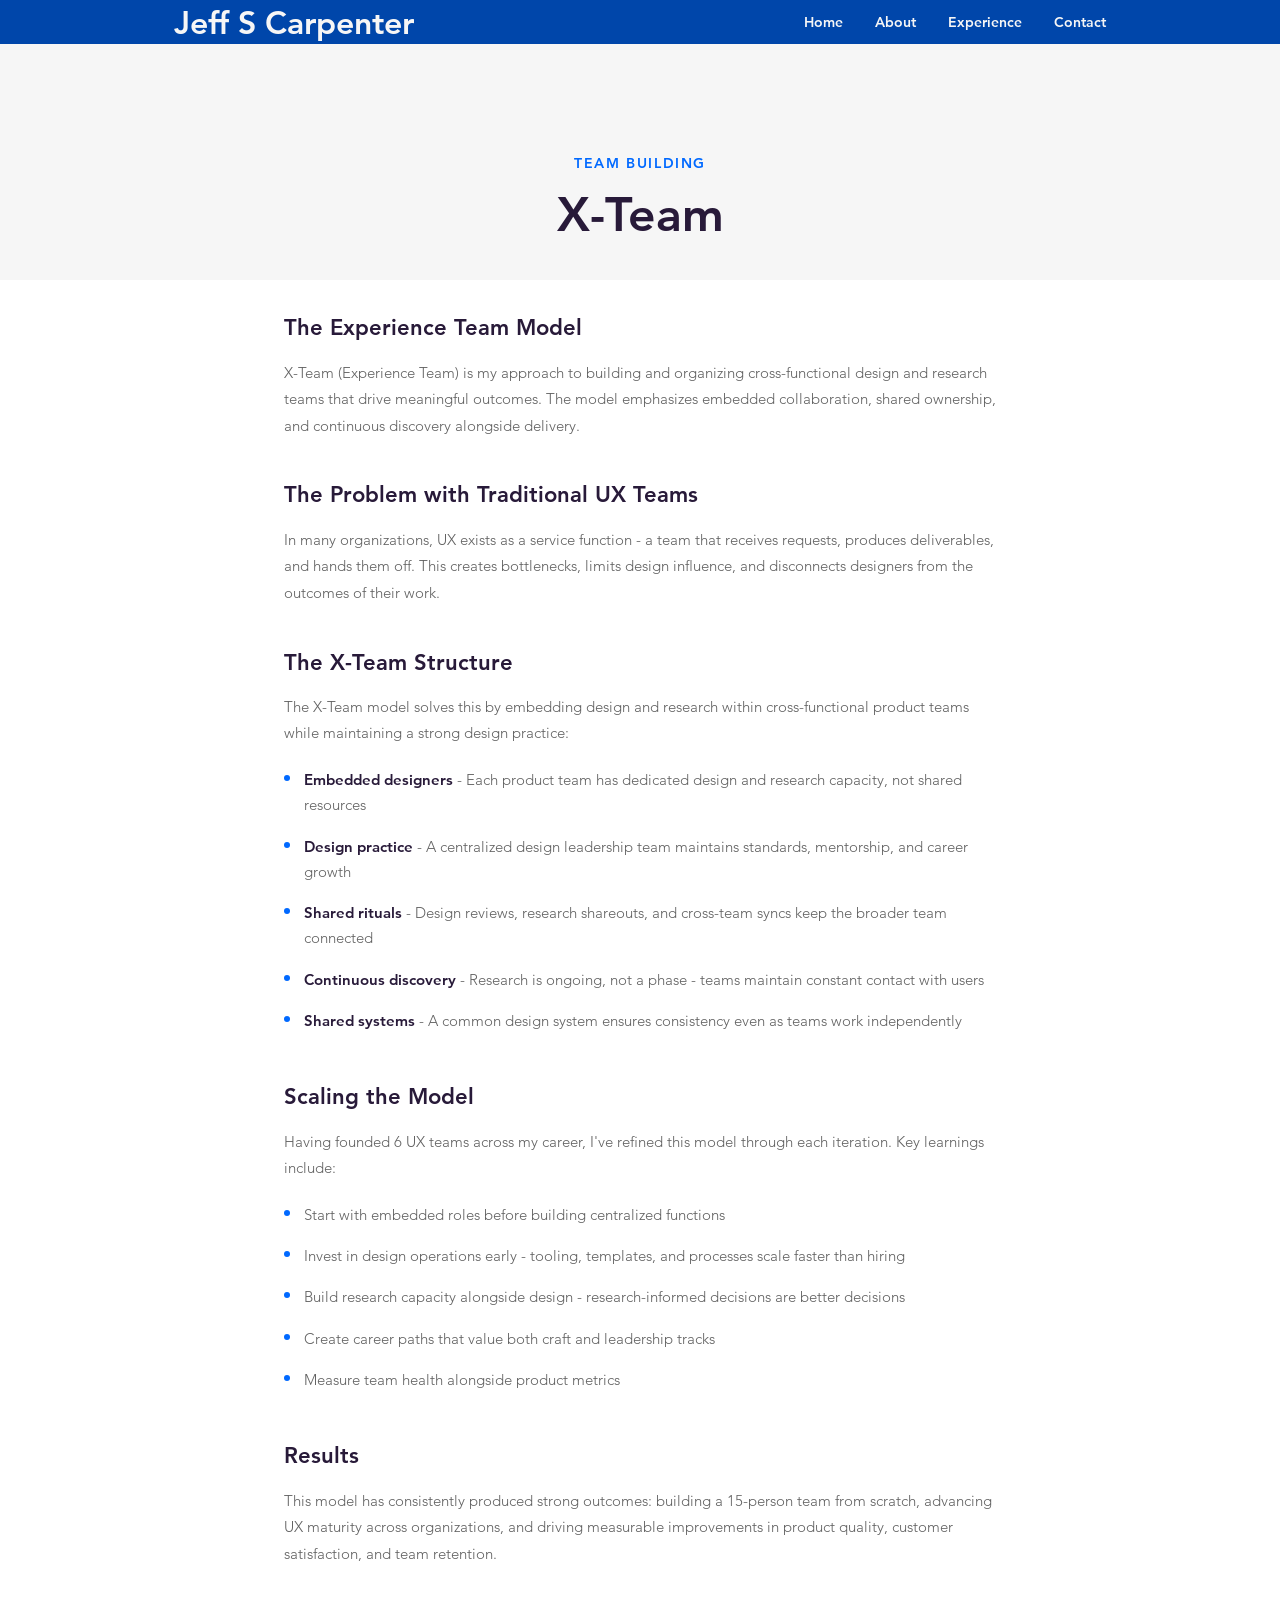
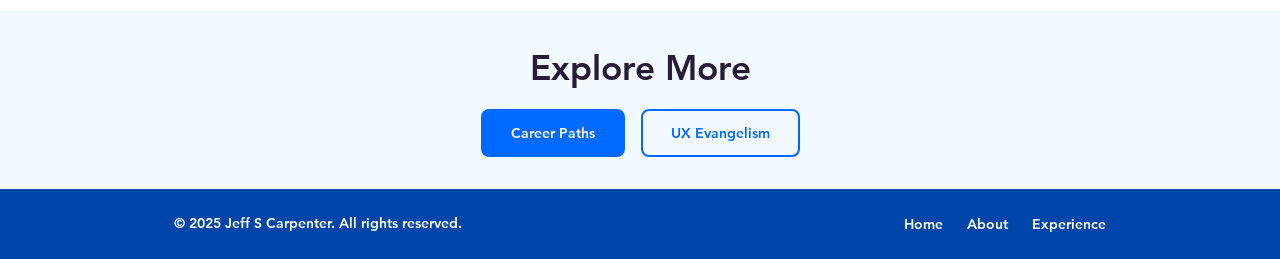
<file: xteam.html>
<!DOCTYPE html>
<html lang="en">
<head>
  <meta charset="UTF-8">
  <meta name="viewport" content="width=device-width, initial-scale=1.0">
  <title>X-Team - Jeff S Carpenter</title>
  <meta name="description" content="Building and scaling cross-functional experience teams - Jeff S Carpenter's approach to UX team leadership.">
  <link rel="icon" type="image/png" href="images/favicon.png">
  <link rel="stylesheet" href="css/style.css">
</head>
<body>

  <header class="site-header" id="header">
    <nav class="container nav">
      <a href="index.html" class="nav-logo">Jeff S Carpenter</a>
      <ul class="nav-links" id="navLinks">
        <li><a href="index.html">Home</a></li>
        <li><a href="about.html">About</a></li>
        <li><a href="experience.html">Experience</a></li>
        <li><a href="index.html#contact">Contact</a></li>
      </ul>
      <button class="hamburger" id="hamburger" aria-label="Menu">
        <span></span><span></span><span></span>
      </button>
    </nav>
  </header>

  <section class="page-hero">
    <div class="container">
      <p class="hero-label">Team Building</p>
      <h1>X-Team</h1>
    </div>
  </section>

  <section class="section">
    <div class="container case-study">
      <div class="case-body">
        <h2>The Experience Team Model</h2>
        <p>X-Team (Experience Team) is my approach to building and organizing cross-functional design and research teams that drive meaningful outcomes. The model emphasizes embedded collaboration, shared ownership, and continuous discovery alongside delivery.</p>

        <h2>The Problem with Traditional UX Teams</h2>
        <p>In many organizations, UX exists as a service function - a team that receives requests, produces deliverables, and hands them off. This creates bottlenecks, limits design influence, and disconnects designers from the outcomes of their work.</p>

        <h2>The X-Team Structure</h2>
        <p>The X-Team model solves this by embedding design and research within cross-functional product teams while maintaining a strong design practice:</p>
        <ul>
          <li><strong>Embedded designers</strong> - Each product team has dedicated design and research capacity, not shared resources</li>
          <li><strong>Design practice</strong> - A centralized design leadership team maintains standards, mentorship, and career growth</li>
          <li><strong>Shared rituals</strong> - Design reviews, research shareouts, and cross-team syncs keep the broader team connected</li>
          <li><strong>Continuous discovery</strong> - Research is ongoing, not a phase - teams maintain constant contact with users</li>
          <li><strong>Shared systems</strong> - A common design system ensures consistency even as teams work independently</li>
        </ul>

        <h2>Scaling the Model</h2>
        <p>Having founded 6 UX teams across my career, I've refined this model through each iteration. Key learnings include:</p>
        <ul>
          <li>Start with embedded roles before building centralized functions</li>
          <li>Invest in design operations early - tooling, templates, and processes scale faster than hiring</li>
          <li>Build research capacity alongside design - research-informed decisions are better decisions</li>
          <li>Create career paths that value both craft and leadership tracks</li>
          <li>Measure team health alongside product metrics</li>
        </ul>

        <h2>Results</h2>
        <p>This model has consistently produced strong outcomes: building a 15-person team from scratch, advancing UX maturity across organizations, and driving measurable improvements in product quality, customer satisfaction, and team retention.</p>
      </div>
    </div>
  </section>

  <section class="section section-alt">
    <div class="container contact-section">
      <h2 class="section-title">Explore More</h2>
      <div class="contact-links">
        <a href="careerpaths.html" class="btn">Career Paths</a>
        <a href="evangalism.html" class="btn btn-outline">UX Evangelism</a>
      </div>
    </div>
  </section>

  <footer class="site-footer">
    <div class="container footer-inner">
      <p>&copy; 2025 Jeff S Carpenter. All rights reserved.</p>
      <ul class="footer-nav">
        <li><a href="index.html">Home</a></li>
        <li><a href="about.html">About</a></li>
        <li><a href="experience.html">Experience</a></li>
      </ul>
    </div>
  </footer>

  <script>
    const hamburger = document.getElementById('hamburger');
    const navLinks = document.getElementById('navLinks');
    hamburger.addEventListener('click', () => {
      hamburger.classList.toggle('active');
      navLinks.classList.toggle('open');
    });
    navLinks.querySelectorAll('a').forEach(link => {
      link.addEventListener('click', () => {
        hamburger.classList.remove('active');
        navLinks.classList.remove('open');
      });
    });
    window.addEventListener('scroll', () => {
      document.getElementById('header').classList.toggle('scrolled', window.scrollY > 10);
    });
  </script>
</body>
</html>
</file>
<file: css/style.css>
/* === Fonts === */
@font-face {
  font-family: 'Avenir';
  src: url('../fonts/avenir-light.woff2') format('woff2');
  font-weight: 300;
  font-style: normal;
  font-display: swap;
}
@font-face {
  font-family: 'Avenir';
  src: url('../fonts/avenir-heavy.woff2') format('woff2');
  font-weight: 800;
  font-style: normal;
  font-display: swap;
}

/* === Reset === */
*,*::before,*::after{box-sizing:border-box;margin:0;padding:0}
:root{
  --color-bg:#f6f6f6;
  --color-dark:#281a39;
  --color-accent:#0069ff;
  --color-accent-hover:#0046aa;
  --color-white:#fff;
  --color-muted:#626262;
  --color-light:#f3faff;
  --color-section-white:#ffffff;
  --color-border:rgba(0,0,0,.08);
  --font:'Avenir','Helvetica Neue',Arial,Helvetica,sans-serif;
  --font-light:'Avenir','Helvetica Neue',Arial,Helvetica,sans-serif;
  --radius:12px;
}
html{scroll-behavior:smooth}
body{font-family:var(--font);background:var(--color-bg);color:var(--color-dark);line-height:1.4;-webkit-font-smoothing:antialiased}
a{color:inherit;text-decoration:none}
img{max-width:100%;height:auto;display:block}
ul{list-style:none}
.container{max-width:980px;margin:0 auto;padding:0 24px}

/* === Header === */
.site-header{position:sticky;top:0;z-index:100;background:rgb(0,70,170)}
.site-header.scrolled{box-shadow:0 2px 8px rgba(0,0,0,.12)}
.nav{display:flex;align-items:center;justify-content:space-between;height:44px}
.nav-logo{font-weight:700;font-size:32px;color:var(--color-bg)}
.nav-links{display:flex;align-items:center;gap:32px}
.nav-links a{font-size:14px;font-weight:700;color:var(--color-bg);transition:opacity .2s}
.nav-links a:hover,.nav-links a.active{opacity:.8}
.hamburger{display:none;background:none;border:none;cursor:pointer;padding:8px}
.hamburger span{display:block;width:22px;height:2px;background:var(--color-bg);margin:5px 0;transition:all .3s}
.hamburger.active span:nth-child(1){transform:rotate(45deg) translate(5px,5px)}
.hamburger.active span:nth-child(2){opacity:0}
.hamburger.active span:nth-child(3){transform:rotate(-45deg) translate(5px,-5px)}

/* === Buttons === */
.btn{display:inline-block;padding:12px 28px;background:var(--color-accent);color:var(--color-white);border:2px solid var(--color-accent);border-radius:8px;font-family:var(--font);font-size:.9rem;font-weight:800;cursor:pointer;transition:background .2s,transform .2s;text-align:center}
.btn:hover{background:var(--color-accent-hover);border-color:var(--color-accent-hover);transform:translateY(-1px)}
.btn-outline{background:transparent;color:var(--color-accent)}
.btn-outline:hover{background:var(--color-accent);color:var(--color-white)}

/* === Hero (Homepage) === */
.hero{padding:50px 0 30px;background-size:cover;background-position:center;overflow:hidden}
.hero-layout{display:grid;grid-template-columns:250px 1fr;gap:16px;align-items:start}
.hero-headshot{width:220px;height:auto;object-fit:cover;border-radius:0;transform:rotate(-3.4deg)}
.hero-text h1{font-size:22px;font-weight:normal;line-height:1.3;margin-bottom:12px;color:#000}
.hero-text h1 strong{font-weight:bold;font-size:26px}
.hero-greeting{font-size:18px;color:rgb(0,70,170);font-weight:bold;margin-bottom:4px}
.hero-greeting strong{color:rgb(0,70,170);font-weight:bold}
.hero-text p{font-size:16px;font-weight:normal;color:var(--color-dark);line-height:1.4}
.hero-extras{grid-column:1/-1;display:flex;gap:16px;align-items:flex-end;margin-top:16px}
.hero-wordcloud{width:480px;max-width:55%;height:auto;object-fit:contain}
.hero-sailing{width:240px;max-width:28%;height:auto;object-fit:cover}

/* === Sections === */
.section{padding:32px 0;background:var(--color-section-white)}
.section-alt{background:var(--color-light)}
.section-heading{font-size:24px;font-weight:bold;color:rgb(0,70,170);margin-bottom:8px;display:block}
.section-desc{font-size:18px;font-weight:normal;color:var(--color-muted);margin-bottom:20px}

/* === Logo Rows === */
.logo-row{display:flex;align-items:center;gap:32px;flex-wrap:wrap}
.partner-logo{height:55px;width:auto;object-fit:contain}

/* === Expertise (Homepage) === */
.expertise-columns{display:grid;grid-template-columns:1fr 1fr;gap:24px}
.expertise-list{list-style:disc;padding-left:20px}
.expertise-list li{font-size:18px;font-weight:300;color:var(--color-dark);line-height:1.5;margin-bottom:16px}
.expertise-list li strong{font-weight:800}

/* === Project Grid === */
.project-grid{display:grid;grid-template-columns:1fr 1fr;gap:20px}
.project-thumb{display:block;overflow:hidden;border:8px solid var(--color-white);transition:opacity .2s}
.project-thumb:hover{opacity:.9}
.project-thumb img{width:100%;display:block}

/* === Industries === */
.industries-columns{display:grid;grid-template-columns:1fr 1fr;gap:24px}
.industries-columns ul{list-style:disc;padding-left:20px}
.industries-columns li{font-size:18px;font-weight:300;line-height:1.5;margin-bottom:8px}

/* === Education === */
.education-grid{display:grid;grid-template-columns:1fr 1fr;gap:24px}
.edu-item p{font-size:18px;font-weight:300;line-height:1.5}
.edu-item strong{font-weight:800}

/* === Page Hero (subpages) === */
.page-hero{padding:110px 0 32px;text-align:center}
.page-hero h1{font-size:clamp(2rem,4vw,3rem);font-weight:800}
.hero-label{font-size:.85rem;font-weight:800;text-transform:uppercase;letter-spacing:.12em;color:var(--color-accent);margin-bottom:8px}

/* === Section Title (subpages) === */
.section-title{font-size:clamp(1.6rem,3vw,2.2rem);font-weight:800;text-align:center;margin-bottom:16px}
.section-subtitle{text-align:center;color:var(--color-muted);font-size:1rem;max-width:580px;margin:0 auto 48px;line-height:1.7}

/* === Contact === */
.contact-section{text-align:center}
.contact-links{display:flex;gap:16px;justify-content:center;flex-wrap:wrap}

/* === Case Study === */
.case-study{max-width:760px;margin:0 auto}
.case-meta{display:grid;grid-template-columns:repeat(auto-fit,minmax(180px,1fr));gap:24px;padding:28px 0;border-bottom:1px solid var(--color-border);margin-bottom:48px}
.case-meta-item h4{font-size:.75rem;font-weight:800;text-transform:uppercase;letter-spacing:.08em;color:var(--color-accent);margin-bottom:6px}
.case-meta-item p{font-size:.9rem;font-weight:500}
.case-body h2{font-size:1.4rem;font-weight:800;margin:40px 0 16px}
.case-body h2:first-child{margin-top:0}
.case-body p{font-size:.95rem;color:var(--color-muted);line-height:1.75;margin-bottom:12px}
.case-body ul{list-style:none;padding:0;margin-bottom:16px}
.case-body li{font-size:.93rem;color:var(--color-muted);line-height:1.7;padding:8px 0 8px 20px;position:relative}
.case-body li::before{content:'';position:absolute;left:0;top:16px;width:6px;height:6px;border-radius:50%;background:var(--color-accent)}
.case-body strong{color:var(--color-dark);font-weight:800}

/* === Impact === */
.case-impact{display:grid;grid-template-columns:repeat(auto-fit,minmax(160px,1fr));gap:24px;margin:24px 0}
.impact-item{text-align:center;padding:24px 16px;background:var(--color-light);border-radius:var(--radius)}
.impact-number{display:block;font-size:1.6rem;font-weight:800;color:var(--color-accent);margin-bottom:6px}
.impact-label{font-size:.8rem;color:var(--color-muted)}

/* === Why / Diamond / Career === */
.why-grid{display:grid;grid-template-columns:repeat(auto-fit,minmax(220px,1fr));gap:20px}
.why-card{padding:24px;border-radius:var(--radius);background:var(--color-light);border:1px solid var(--color-border)}
.why-card h3{font-size:1rem;font-weight:800;margin-bottom:8px;color:var(--color-accent)}
.why-card p{font-size:.88rem;color:var(--color-muted);line-height:1.65}
.diamond-grid{display:grid;grid-template-columns:repeat(auto-fit,minmax(240px,1fr));gap:24px;margin-top:24px}
.diamond-phase{padding:28px;background:var(--color-white);border:1px solid var(--color-border);border-radius:var(--radius)}
.phase-number{font-size:2rem;font-weight:800;color:var(--color-accent);opacity:.3;margin-bottom:8px;line-height:1}
.diamond-phase h3{font-size:1.05rem;font-weight:800;margin-bottom:8px}
.diamond-phase p{font-size:.88rem;color:var(--color-muted);line-height:1.65}
.career-tracks{display:grid;grid-template-columns:repeat(auto-fit,minmax(280px,1fr));gap:24px;margin:24px 0}
.career-track{padding:28px;background:var(--color-light);border-radius:var(--radius);border:1px solid var(--color-border)}
.career-track h3{font-size:1.05rem;font-weight:800;color:var(--color-accent);margin-bottom:8px}
.career-track>p{font-size:.88rem;color:var(--color-muted);margin-bottom:16px}
.career-track ul{list-style:none;padding:0;counter-reset:level}
.career-track li{font-size:.88rem;color:var(--color-muted);padding:8px 0 8px 24px;position:relative;border-bottom:1px solid var(--color-border)}
.career-track li:last-child{border-bottom:none}
.career-track li::before{counter-increment:level;content:counter(level);position:absolute;left:0;font-size:.75rem;font-weight:800;color:var(--color-accent);opacity:.5}

/* === About === */
.about-content{max-width:720px;margin:0 auto}
.about-intro{margin-bottom:48px}
.about-intro .lead{font-size:1.15rem;color:var(--color-dark);line-height:1.75;margin-bottom:16px;font-weight:500}
.about-intro p{font-size:1rem;color:var(--color-muted);line-height:1.75;margin-bottom:12px}
.about-block{margin-bottom:40px}
.about-block h2{font-size:1.4rem;font-weight:800;margin-bottom:16px}
.about-block p{font-size:.95rem;color:var(--color-muted);line-height:1.75}
.experience-list{list-style:none;padding:0}
.experience-list li{padding:12px 0;border-bottom:1px solid var(--color-border);font-size:.95rem;color:var(--color-muted)}
.experience-list li:last-child{border-bottom:none}
.experience-list strong{color:var(--color-accent);font-weight:800}
.tags{display:flex;flex-wrap:wrap;gap:10px}
.tag{display:inline-block;padding:8px 16px;background:var(--color-light);border-radius:100px;font-size:.82rem;font-weight:500;color:var(--color-muted);border:1px solid var(--color-border)}

/* === Timeline === */
.timeline{position:relative;max-width:720px;margin:0 auto;padding-left:40px}
.timeline::before{content:'';position:absolute;left:8px;top:8px;bottom:8px;width:2px;background:var(--color-border)}
.timeline-item{position:relative;margin-bottom:48px}
.timeline-item:last-child{margin-bottom:0}
.timeline-marker{position:absolute;left:-40px;top:6px;width:18px;height:18px;border-radius:50%;background:var(--color-accent);border:3px solid var(--color-bg);box-shadow:0 0 0 2px var(--color-accent)}
.timeline-content h3{font-size:1.15rem;font-weight:800;margin-bottom:4px}
.timeline-meta{font-size:.85rem;color:var(--color-accent);font-weight:500;margin-bottom:14px}
.timeline-content ul{list-style:disc;padding-left:20px}
.timeline-content li{font-size:.9rem;color:var(--color-muted);line-height:1.65;margin-bottom:6px}

/* === Work Grid (subpages) === */
.work-grid{display:grid;grid-template-columns:repeat(auto-fit,minmax(280px,1fr));gap:20px}
.work-card{display:block;background:var(--color-white);border:1px solid var(--color-border);border-radius:var(--radius);padding:28px;transition:transform .3s,box-shadow .3s,border-color .3s}
.work-card:hover{transform:translateY(-3px);box-shadow:0 4px 20px rgba(0,0,0,.08);border-color:var(--color-accent)}
.work-type{display:inline-block;font-size:.72rem;font-weight:800;text-transform:uppercase;letter-spacing:.08em;color:var(--color-accent);margin-bottom:10px}
.work-card h3{font-size:1.1rem;font-weight:800;margin-bottom:8px}
.work-card p{font-size:.88rem;color:var(--color-muted);line-height:1.6}

/* === Stats === */
.stats-grid{display:grid;grid-template-columns:repeat(4,1fr);gap:24px;text-align:center}
.stat{padding:32px 16px}
.stat-number{display:block;font-size:clamp(2rem,4vw,2.8rem);font-weight:800;color:var(--color-accent);line-height:1.2;margin-bottom:8px}
.stat-label{font-size:.85rem;color:var(--color-muted);font-weight:500}

/* === Expertise Grid (subpages) === */
.expertise-grid{display:grid;grid-template-columns:repeat(auto-fit,minmax(300px,1fr));gap:24px}
.expertise-card{background:var(--color-white);border:1px solid var(--color-border);border-radius:var(--radius);padding:32px;transition:transform .3s,box-shadow .3s}
.expertise-card:hover{transform:translateY(-3px);box-shadow:0 4px 20px rgba(0,0,0,.08)}
.expertise-card h3{font-size:1.05rem;font-weight:800;margin-bottom:10px}
.expertise-card p{font-size:.9rem;color:var(--color-muted);line-height:1.65}

/* === Highlights === */
.highlights{display:grid;grid-template-columns:repeat(auto-fit,minmax(240px,1fr));gap:24px}
.highlight-card{background:var(--color-white);border-radius:var(--radius);padding:32px;border:1px solid var(--color-border)}
.highlight-metric{font-size:1.3rem;font-weight:800;color:var(--color-accent);margin-bottom:12px}
.highlight-card p{font-size:.9rem;color:var(--color-muted);line-height:1.65}

/* === Footer === */
.site-footer{background:var(--color-accent-hover);color:rgba(255,255,255,.8);padding:24px 0}
.footer-inner{display:flex;justify-content:space-between;align-items:center;flex-wrap:wrap;gap:16px}
.footer-inner p{font-size:14px;font-weight:800;color:var(--color-white)}
.footer-nav{display:flex;gap:24px}
.footer-nav a{font-size:14px;font-weight:800;color:var(--color-white);transition:opacity .2s}
.footer-nav a:hover{opacity:.8}

/* === Mobile === */
@media(max-width:768px){
  .nav-links{position:fixed;top:44px;left:0;right:0;background:rgba(0,70,170,.98);flex-direction:column;padding:24px;gap:20px;transform:translateY(-120%);transition:transform .3s;box-shadow:0 4px 20px rgba(0,0,0,.12);z-index:99}
  .nav-links.open{transform:translateY(0)}
  .hamburger{display:block}
  .hero{padding:80px 0 32px}
  .hero-layout{grid-template-columns:1fr;text-align:center}
  .hero-headshot{width:180px;margin:0 auto}
  .hero-extras{flex-direction:column;align-items:center}
  .hero-wordcloud{max-width:100%}
  .hero-sailing{max-width:200px}
  .page-hero{padding:80px 0 24px}
  .section{padding:36px 0}
  .expertise-columns,.industries-columns,.education-grid,.project-grid{grid-template-columns:1fr}
  .logo-row{justify-content:center}
  .stats-grid{grid-template-columns:repeat(2,1fr)}
  .expertise-grid,.highlights,.work-grid,.case-meta,.diamond-grid,.career-tracks{grid-template-columns:1fr}
  .footer-inner{flex-direction:column;text-align:center}
  .timeline{padding-left:32px}
  .timeline-marker{left:-32px;width:14px;height:14px}
  .timeline::before{left:6px}
}
@media(max-width:480px){
  .stats-grid{grid-template-columns:1fr}
  .hero-text h1{font-size:22px}
  .btn{width:100%;max-width:280px}
}
</file>
